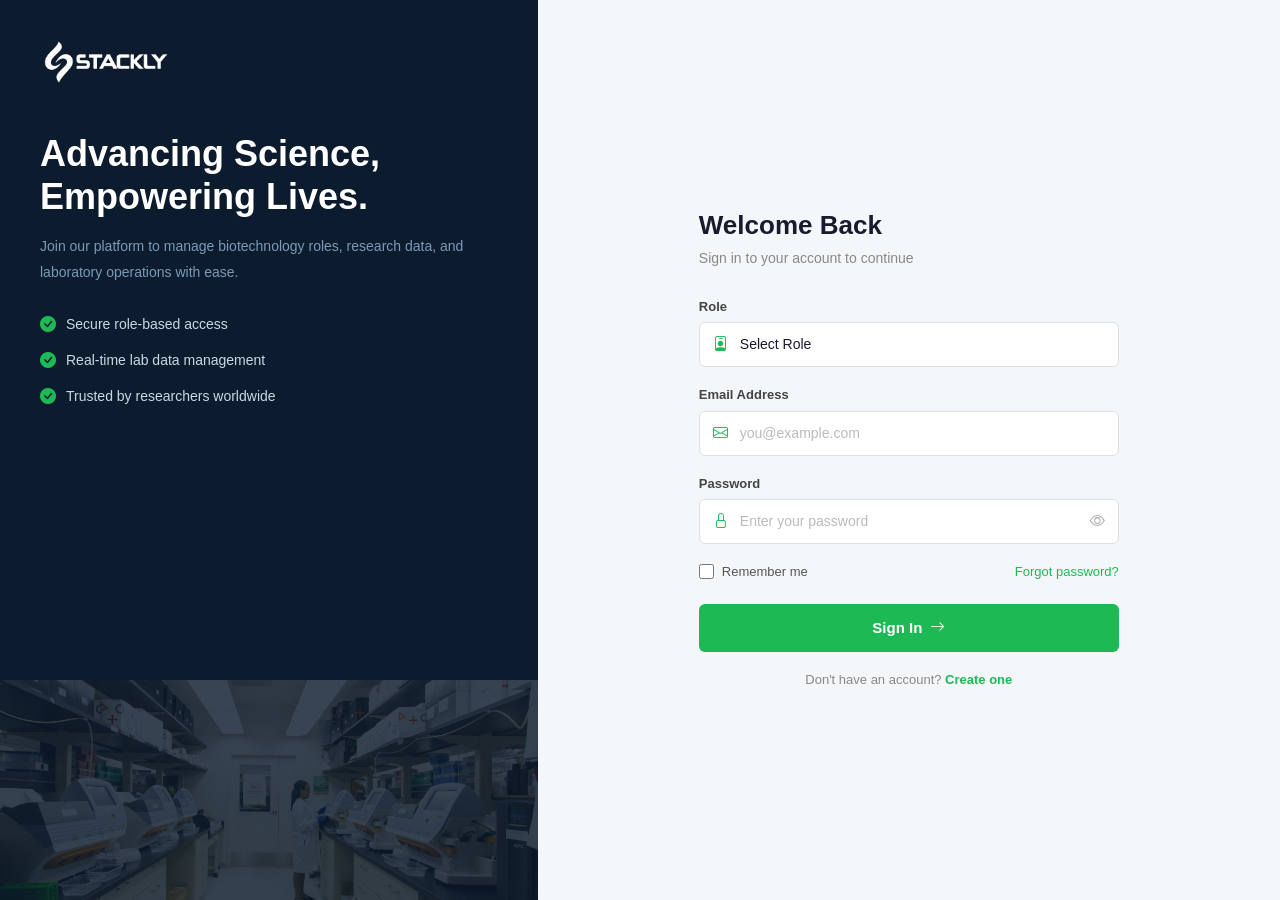
<file: index.html>
<!doctype html>
<html lang="en">
  <head>
    <meta charset="UTF-8" />
    <meta name="viewport" content="width=device-width, initial-scale=1.0" />
    <title>Bio Technology</title>

    <link
      href="https://cdn.jsdelivr.net/npm/bootstrap@5.3.3/dist/css/bootstrap.min.css"
      rel="stylesheet"
    />
    <link
      rel="stylesheet"
      href="https://cdn.jsdelivr.net/npm/bootstrap-icons@1.11.3/font/bootstrap-icons.min.css"
    />
    <link rel="stylesheet" href="css/style.css" />
    <script>
      const ref = document.referrer;
      if (
        !ref ||
        (!ref.includes("login.html") &&
          !ref.includes("register.html") &&
          !ref.includes("dashboard.html"))
      ) {
        window.location.replace("login.html");
      }
    </script>
  </head>

  <body>
    <!-- Topbar -->
    <div class="topbar">
      <div class="container-fluid">
        <div class="topbar_inner">
          <ul class="list-unstyled topbar_info">
            <li class="topbar_item">
              <i class="bi bi-geo-alt-fill topbar_icon"></i>
              <span>30 Commercial street, Chennai</span>
            </li>
            <li class="topbar_item">
              <i class="bi bi-envelope-fill topbar_icon"></i>
              <a class="topbar_link" href="mailto:biotechnology@gmail.com"
                >biotechnology@gmail.com</a
              >
            </li>
          </ul>
          <div class="topbar_right">
            <i class="bi bi-clock-fill topbar_icon"></i>
            <span>Mon - Fri 8:00 to 6:00 &nbsp;|&nbsp; Thu - Closed</span>
          </div>
        </div>
      </div>
    </div>
    <!-- Navbar -->
    <header class="main-header">
      <div class="container-fluid">
        <div class="main-header__inner">
          <!-- Logo -->
          <a href="index.html" class="main-header__logo">
            <img
              src="assets/logoStackly.webp"
              alt="Stackly Logo"
              class="main-header__logo__img"
            />
          </a>

          <!-- Nav Links -->
          <nav class="main-header__nav">
            <ul class="list-unstyled main-header__nav__list">
              <li>
                <a href="index.html" class="main-header__nav__link active"
                  >Home</a
                >
              </li>
              <li><a href="#about" class="main-header__nav__link">About</a></li>
              <li>
                <a href="#services" class="main-header__nav__link">Services</a>
              </li>
              <li><a href="#blog" class="main-header__nav__link">Blog</a></li>
              <li>
                <a href="#contact" class="main-header__nav__link">Contact</a>
              </li>
            </ul>
          </nav>

          <!-- Right Actions -->
          <div class="main-header__right">
            <a href="login.html" class="main-header__btn--outline">Login</a>
            <a href="register.html" class="main-header__btn">Register</a>
          </div>

          <!-- Mobile Toggle -->
          <button
            class="main-header__toggler"
            data-bs-toggle="collapse"
            data-bs-target="#mobileNav"
          >
            <i class="bi bi-list"></i>
          </button>
        </div>

        <!-- Mobile Nav -->
        <div class="collapse" id="mobileNav">
          <ul class="list-unstyled main-header__mobile__list">
            <li><a href="index.html">Home</a></li>
            <li><a href="#about">About</a></li>
            <li><a href="#services">Services</a></li>
            <li><a href="#testimonial">Testimonial</a></li>
            <li><a href="#contact">Contact</a></li>
            <li><a href="#blog">Blog</a></li>
            <li class="main-header__mobile__actions">
              <a href="login.html" class="main-header__btn--outline">Login</a>
              <a href="register.html" class="main-header__btn">Register</a>
            </li>
          </ul>
        </div>
      </div>
    </header>

    <!-- Hero Slider -->
    <section class="main-slider">
      <div
        id="heroCarousel"
        class="carousel slide carousel-fade"
        data-bs-ride="carousel"
        data-bs-interval="5000"
        data-bs-pause="false"
      >
        <div class="carousel-inner">
          <!-- Slide 1 -->
          <div class="carousel-item active">
            <div
              class="slider__bg"
              style="
                background-image: url(&quot;assets/photo-1579154204601-01588f351e67.webp&quot;);
              "
            >
              <div class="slider__overlay"></div>
            </div>
            <div class="container">
              <div class="slider__content">
                <h5 class="slider__sub-title">
                  High quality laboratory services
                </h5>
                <h2 class="slider__title">
                  Laboratory for Testing<br />and Medical Research
                </h2>
                <a href="register.html" class="slider__btn">Get Started</a>
              </div>
            </div>
          </div>
          <!-- Slide 2 -->
          <div class="carousel-item">
            <div
              class="slider__bg"
              style="
                background-image: url(&quot;assets/photo-1532187643603-ba119ca4109e.webp&quot;);
              "
            >
              <div class="slider__overlay"></div>
            </div>
            <div class="container">
              <div class="slider__content">
                <h5 class="slider__sub-title">Advanced science & research</h5>
                <h2 class="slider__title">
                  Innovative Solutions for<br />Modern Biotechnology
                </h2>
                <a href="register.html" class="slider__btn">Get Started</a>
              </div>
            </div>
          </div>
          <!-- Slide 3 -->
          <div class="carousel-item">
            <div
              class="slider__bg"
              style="
                background-image: url(&quot;assets/photo-1507413245164-6160d8298b31.webp&quot;);
              "
            >
              <div class="slider__overlay"></div>
            </div>
            <div class="container">
              <div class="slider__content">
                <h5 class="slider__sub-title">Trusted by professionals</h5>
                <h2 class="slider__title">
                  Empowering Research<br />with Precision & Care
                </h2>
                <a href="register.html" class="slider__btn">Get Started</a>
              </div>
            </div>
          </div>
        </div>

        <!-- Dots -->
        <div class="carousel-indicators slider__dots">
          <button
            type="button"
            data-bs-target="#heroCarousel"
            data-bs-slide-to="0"
            class="active"
          ></button>
          <button
            type="button"
            data-bs-target="#heroCarousel"
            data-bs-slide-to="1"
          ></button>
          <button
            type="button"
            data-bs-target="#heroCarousel"
            data-bs-slide-to="2"
          ></button>
        </div>
      </div>
    </section>

    <!-- About Section -->
    <section class="about">
      <div class="container">
        <div class="row align-items-center g-5">
          <!-- Left: Images -->
          <div class="col-lg-6">
            <div class="about__thumb">
              <img
                src="assets/photo-1576086213369-97a306d36557.webp"
                alt="About"
                class="about__thumb__main"
              />
              <div class="about__thumb__badge">
                <i class="bi bi-telephone-fill about__badge__icon"></i>
                <div>
                  <span class="about__badge__label">Call to anytime</span>
                  <a href="tel:+92-3080-808" class="about__badge__number"
                    >+92 3080 808</a
                  >
                </div>
              </div>
            </div>
          </div>

          <!-- Right: Content -->
          <div class="col-lg-6">
            <div class="about__content">
              <h6 class="about__tagline">About Us</h6>
              <h2 class="about__title">
                Diverse technologies with global impact
              </h2>
              <p class="about__text">
                There are many variations of passages of Lorem Ipsum available,
                but the majority have suffered alteration in some form, by
                injected humour, or randomised words which don't look even
                slightly believable.
              </p>

              <!-- Feature Cards -->
              <div class="about__features">
                <div class="about__feature">
                  <div class="about__feature__icon">
                    <i class="bi bi-droplet-fill"></i>
                  </div>
                  <div>
                    <h5 class="about__feature__title">Free home sampling</h5>
                    <p class="about__feature__text">
                      There are many passages of Lorem Ipsum available, but the
                      majority.
                    </p>
                  </div>
                </div>
                <div class="about__feature">
                  <div class="about__feature__icon">
                    <i class="bi bi-bullseye"></i>
                  </div>
                  <div>
                    <h5 class="about__feature__title">Accuracy in finding</h5>
                    <p class="about__feature__text">
                      There are many passages of Lorem Ipsum available, but the
                      majority.
                    </p>
                  </div>
                </div>
              </div>

              <!-- Checklist -->
              <ul class="list-unstyled about__list">
                <li>
                  <i class="bi bi-check-circle-fill"></i> Certified laboratory
                  professionals with years of experience
                </li>
                <li>
                  <i class="bi bi-check-circle-fill"></i> Advanced diagnostic
                  equipment for accurate testing
                </li>
                <li>
                  <i class="bi bi-check-circle-fill"></i> Fast report delivery
                  with secure online access
                </li>
              </ul>

              <a href="#" class="about__btn">Discover More</a>
            </div>
          </div>
        </div>
      </div>
    </section>

    <!-- Services Section -->
    <section class="services" id="">
      <div class="services__bg-shape">
        <img src="assets/service-shape-1-1.webp" alt="" />
      </div>
      <div class="container">
        <div class="sec-title">
          <h6 class="sec-title__tagline">
            <i class="bi bi-virus2"></i> Our Services
          </h6>
          <h2 class="sec-title__title">
            We're offering the best <br />
            services to you
          </h2>
        </div>
        <div class="row g-4">
          <div class="col-md-6 col-lg-4">
            <div class="service-card">
              <div class="service-card__icon"><i class="bi bi-cpu"></i></div>
              <h3 class="service-card__title">Artificial Intelligence</h3>
              <p class="service-card__text">
                Leveraging AI-powered diagnostics to deliver faster and more
                accurate laboratory results.
              </p>
              <a href="#" class="service-card__link"
                >Read More <i class="bi bi-arrow-right"></i
              ></a>
            </div>
          </div>
          <div class="col-md-6 col-lg-4">
            <div class="service-card">
              <div class="service-card__icon">
                <i class="bi bi-diagram-3"></i>
              </div>
              <h3 class="service-card__title">Specialized Genetic Tests</h3>
              <p class="service-card__text">
                Advanced genetic testing services to identify hereditary
                conditions and personalized treatments.
              </p>
              <a href="#" class="service-card__link"
                >Read More <i class="bi bi-arrow-right"></i
              ></a>
            </div>
          </div>
          <div class="col-md-6 col-lg-4">
            <div class="service-card">
              <div class="service-card__icon">
                <i class="bi bi-eyedropper"></i>
              </div>
              <h3 class="service-card__title">Pathology Testing</h3>
              <p class="service-card__text">
                Comprehensive pathology services with precise analysis for
                accurate disease diagnosis.
              </p>
              <a href="#" class="service-card__link"
                >Read More <i class="bi bi-arrow-right"></i
              ></a>
            </div>
          </div>
        </div>
      </div>
    </section>

    <!-- Case Studies Section -->
    <section class="case-studies">
      <div class="container">
        <div class="sec-title">
          <h6 class="sec-title__tagline">
            <i class="bi bi-journal-medical"></i> Case Studies
          </h6>
          <h2 class="sec-title__title">Our latest case studies</h2>
        </div>
        <ul class="case-studies__list list-unstyled">
          <li class="case-studies__item">
            <div class="case-studies__item__content">
              <div class="case-studies__item__thumb">
                <img
                  src="assets/case-stady-1-1.webp"
                  alt="Diagnostic Imaging"
                />
              </div>
              <div class="case-studies__item__hover">
                <h4 class="case-studies__item__title">
                  <a href="#">Diagnostic Imaging</a>
                </h4>
                <p class="case-studies__item__text">Orthopedics, Pediatric</p>
              </div>
            </div>
          </li>
          <li class="case-studies__item">
            <div class="case-studies__item__content">
              <div class="case-studies__item__thumb">
                <img src="assets/case-stady-1-2.webp" alt="Genetic Research" />
              </div>
              <div class="case-studies__item__hover">
                <h4 class="case-studies__item__title">
                  <a href="#">Genetic Research</a>
                </h4>
                <p class="case-studies__item__text">Molecular Biology, DNA</p>
              </div>
            </div>
          </li>
          <li class="case-studies__item">
            <div class="case-studies__item__content">
              <div class="case-studies__item__thumb">
                <img src="assets/case-stady-1-3.webp" alt="Lab Analysis" />
              </div>
              <div class="case-studies__item__hover">
                <h4 class="case-studies__item__title">
                  <a href="#">Lab Analysis</a>
                </h4>
                <p class="case-studies__item__text">Pathology, Microbiology</p>
              </div>
            </div>
          </li>
          <li class="case-studies__item">
            <div class="case-studies__item__content">
              <div class="case-studies__item__thumb">
                <img src="assets/case-stady-1-4.webp" alt="Clinical Trials" />
              </div>
              <div class="case-studies__item__hover">
                <h4 class="case-studies__item__title">
                  <a href="#">Clinical Trials</a>
                </h4>
                <p class="case-studies__item__text">Oncology, Immunology</p>
              </div>
            </div>
          </li>
        </ul>
      </div>
    </section>

    <!-- Blog Section -->
    <section class="blog-one">
      <div class="container">
        <div class="sec-title">
          <h6 class="sec-title__tagline">
            <i class="bi bi-newspaper"></i> Article
          </h6>
          <h2 class="sec-title__title">
            Latest news &amp; articles from <br />
            the blog posts
          </h2>
        </div>
        <div class="row g-4">
          <div class="col-md-6 col-lg-4">
            <div class="blog-card">
              <div class="blog-card__image">
                <img
                  src="assets/photo-1579154204601-01588f351e67.webp"
                  alt="Blog"
                />
                <div class="blog-card__date"><span>02</span>NOV</div>
              </div>
              <div class="blog-card__content">
                <div class="blog-card__author">
                  <div class="blog-card__author__avatar">D</div>
                  <div>
                    <h6 class="blog-card__author__name">Darrell Steward</h6>
                    <span class="blog-card__author__deg">Doctor</span>
                  </div>
                </div>
                <h3 class="blog-card__title">
                  <a href="#">Lab safety is everyone's responsibility</a>
                </h3>
                <a href="#" class="blog-card__link"
                  >Read More <i class="bi bi-arrow-right"></i
                ></a>
              </div>
            </div>
          </div>
          <div class="col-md-6 col-lg-4">
            <div class="blog-card">
              <div class="blog-card__image">
                <img
                  src="assets/photo-1532187643603-ba119ca4109e.webp"
                  alt="Blog"
                />
                <div class="blog-card__date"><span>12</span>JUN</div>
              </div>
              <div class="blog-card__content">
                <div class="blog-card__author">
                  <div class="blog-card__author__avatar">R</div>
                  <div>
                    <h6 class="blog-card__author__name">Ralph Edwards</h6>
                    <span class="blog-card__author__deg">Doctor</span>
                  </div>
                </div>
                <h3 class="blog-card__title">
                  <a href="#">Advances in genetic research methods</a>
                </h3>
                <a href="#" class="blog-card__link"
                  >Read More <i class="bi bi-arrow-right"></i
                ></a>
              </div>
            </div>
          </div>
          <div class="col-md-6 col-lg-4">
            <div class="blog-card">
              <div class="blog-card__image">
                <img
                  src="assets/photo-1576086213369-97a306d36557.webp"
                  alt="Blog"
                />
                <div class="blog-card__date"><span>03</span>AUG</div>
              </div>
              <div class="blog-card__content">
                <div class="blog-card__author">
                  <div class="blog-card__author__avatar">A</div>
                  <div>
                    <h6 class="blog-card__author__name">Albert Flores</h6>
                    <span class="blog-card__author__deg">Doctor</span>
                  </div>
                </div>
                <h3 class="blog-card__title">
                  <a href="#">Modern pathology testing techniques</a>
                </h3>
                <a href="#" class="blog-card__link"
                  >Read More <i class="bi bi-arrow-right"></i
                ></a>
              </div>
            </div>
          </div>
        </div>
      </div>
    </section>

    <!-- Footer -->
    <footer class="main-footer">
      <div class="main-footer__inner">
        <div class="container">
          <div class="row g-5">
            <div class="col-md-6 col-xl-4">
              <div class="footer-widget">
                <a href="index.html" class="footer-widget__logo">
                  <i class="bi bi-virus2"></i>
                  <span>Bio Technology</span>
                </a>
                <p class="footer-widget__text">
                  There are many variations passages of Lorem Ipsum available,
                  but the majority have suffered alteration.
                </p>
                <form
                  class="footer-widget__newsletter"
                  onsubmit="return false;"
                >
                  <input type="email" placeholder="Your email address" />
                  <button type="submit">
                    <i class="bi bi-arrow-right"></i>
                  </button>
                </form>
              </div>
            </div>

            <div class="col-md-6 col-xl-2">
              <div class="footer-widget">
                <h4 class="footer-widget__title">Links</h4>
                <ul class="list-unstyled footer-widget__links">
                  <li><a href="#about">About Us</a></li>
                  <li><a href="#services">Service</a></li>
                  <li><a href="#blog">Latest News</a></li>
                  <li><a href="#contact">Contact</a></li>
                </ul>
              </div>
            </div>

            <div class="col-md-6 col-xl-3">
              <div class="footer-widget">
                <h4 class="footer-widget__title">Contact</h4>
                <ul class="list-unstyled footer-widget__info">
                  <li>
                    <i class="bi bi-geo-alt-fill"></i> 30 Commercial street,
                    Chennai, India
                  </li>
                  <li>
                    <i class="bi bi-telephone-fill"></i>
                    <a href="tel:+923080808">(303) 555-0105</a>
                  </li>
                  <li>
                    <i class="bi bi-envelope-fill"></i>
                    <a href="mailto:biotechnology@gmail.com"
                      >biotechnology@gmail.com</a
                    >
                  </li>
                </ul>
                <div class="footer-widget__social">
                  <a href="#"><i class="bi bi-facebook"></i></a>
                  <a href="#"><i class="bi bi-twitter-x"></i></a>
                  <a href="#"><i class="bi bi-pinterest"></i></a>
                  <a href="#"><i class="bi bi-instagram"></i></a>
                </div>
              </div>
            </div>

            <div class="col-md-6 col-xl-3">
              <div class="footer-widget">
                <h4 class="footer-widget__title">Opening Hours</h4>
                <ul class="list-unstyled footer-widget__time">
                  <li>
                    <span><i class="bi bi-clock"></i> Saturday</span
                    ><span>9am - 6pm</span>
                  </li>
                  <li>
                    <span><i class="bi bi-clock"></i> Sunday</span
                    ><span>9am - 6pm</span>
                  </li>
                  <li>
                    <span><i class="bi bi-clock"></i> Monday</span
                    ><span>9am - 6pm</span>
                  </li>
                  <li>
                    <span><i class="bi bi-clock"></i> Tuesday</span
                    ><span>9am - 6pm</span>
                  </li>
                </ul>
              </div>
            </div>
          </div>
        </div>
      </div>

      <div class="main-footer__bottom">
        <div class="container">
          <p class="main-footer__copyright">
            © Copyright <span id="footerYear"></span> by Bio Technology. All
            Rights Reserved.
          </p>
        </div>
      </div>
    </footer>

    <script src="https://cdn.jsdelivr.net/npm/bootstrap@5.3.3/dist/js/bootstrap.bundle.min.js"></script>
    <script src="js/app.js"></script>
    <script>
      document.getElementById("footerYear").textContent =
        new Date().getFullYear();
    </script>
  </body>
</html>
</file>
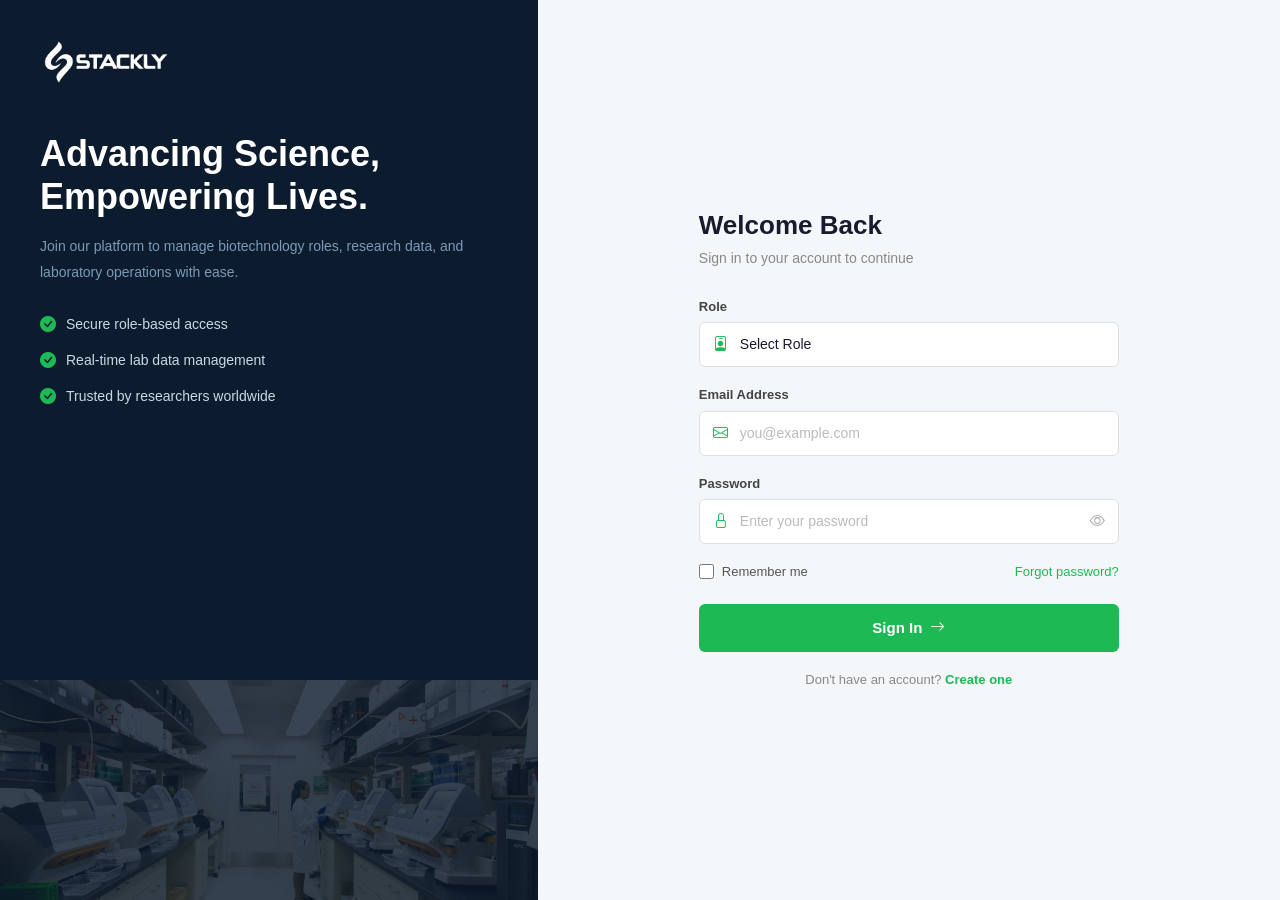
<file: dashboard.html>
<!doctype html>
<html lang="en">
  <head>
    <meta charset="UTF-8" />
    <meta name="viewport" content="width=device-width, initial-scale=1.0" />
    <title>Dashboard | Bio Technology</title>
    <link
      href="https://cdn.jsdelivr.net/npm/bootstrap@5.3.3/dist/css/bootstrap.min.css"
      rel="stylesheet"
    />
    <link
      rel="stylesheet"
      href="https://cdn.jsdelivr.net/npm/bootstrap-icons@1.11.3/font/bootstrap-icons.min.css"
    />
    <link rel="stylesheet" href="css/style.css" />
  </head>

  <body class="dash-body">
    <!-- Top Navbar -->
    <header class="dash-navbar">
      <div class="dash-navbar__left">
        <button class="dash-sidebar__toggle" id="sidebarToggle">
          <i class="bi bi-list"></i>
        </button>
        <!-- <a href="index.html" class="dash-navbar__logo">
          <i class="bi bi-virus2"></i>
          <span>Bio Technology</span>
        </a> -->
        <img
          src="assets/logoStackly.webp"
          alt="Stackly Logo"
          class="main-header__logo__img"
        />
      </div>
      <div class="dash-navbar__right">
        <div class="dash-navbar__user">
          <div class="dash-navbar__avatar" id="userAvatar">A</div>
          <div class="dash-navbar__info">
            <span class="dash-navbar__name" id="userName">User</span>
            <span class="dash-navbar__email" id="userEmail"
              >user@email.com</span
            >
          </div>
        </div>
        <button class="dash-logout" id="logoutBtn">
          <i class="bi bi-box-arrow-right"></i>
          <span>Sign Out</span>
        </button>
      </div>
    </header>

    <div class="dash-layout">
      <!-- Sidebar -->
      <aside class="dash-sidebar" id="dashSidebar">
        <div class="dash-sidebar__profile">
          <div class="dash-sidebar__avatar" id="sidebarAvatar">A</div>
          <div>
            <p class="dash-sidebar__name" id="sidebarName">User</p>
            <span class="dash-sidebar__role" id="sidebarRole">Role</span>
          </div>
        </div>

        <nav class="dash-sidebar__nav">
          <a href="#" class="dash-sidebar__link active" data-tab="overview">
            <i class="bi bi-grid-1x2-fill"></i> Overview
          </a>
          <a
            href="#"
            class="dash-sidebar__link"
            data-tab="research"
            data-admin-researcher
          >
            <i class="bi bi-eyedropper"></i> Research
          </a>
          <a
            href="#"
            class="dash-sidebar__link"
            data-tab="reports"
            data-admin-only
          >
            <i class="bi bi-file-earmark-bar-graph"></i> Reports
          </a>
          <a href="#" class="dash-sidebar__link" data-tab="analytics">
            <i class="bi bi-bar-chart-line"></i> Analytics
          </a>
          <a href="#" class="dash-sidebar__link" data-tab="settings">
            <i class="bi bi-gear"></i> Settings
          </a>
        </nav>

        <!-- <div class="dash-sidebar__footer">
          <a href="index.html" class="dash-sidebar__link">
            <i class="bi bi-house"></i> Back to Home
          </a>
        </div> -->
      </aside>

      <!-- Main Content -->
      <main class="dash-main">
        <!-- OVERVIEW TAB -->
        <div class="dash-tab" id="tab-overview">
          <div class="dash-welcome">
            <div>
              <h2 class="dash-welcome__title" id="welcomeText">
                Welcome back!
              </h2>
              <p class="dash-welcome__sub">
                Here's what's happening in your lab today.
              </p>
            </div>
            <span class="dash-welcome__badge" id="userRole">Role</span>
          </div>
          <div class="dash-stats">
            <div class="dash-stat">
              <div
                class="dash-stat__icon"
                style="background: #e8f8ef; color: #1db954"
              >
                <i class="bi bi-eyedropper"></i>
              </div>
              <div>
                <p class="dash-stat__label">Active Research</p>
                <h3 class="dash-stat__value">24</h3>
              </div>
            </div>
            <div class="dash-stat">
              <div
                class="dash-stat__icon"
                style="background: #e8f0fe; color: #4285f4"
              >
                <i class="bi bi-file-earmark-text"></i>
              </div>
              <div>
                <p class="dash-stat__label">Reports Filed</p>
                <h3 class="dash-stat__value">138</h3>
              </div>
            </div>
            <div class="dash-stat">
              <div
                class="dash-stat__icon"
                style="background: #fff3e0; color: #f57c00"
              >
                <i class="bi bi-people"></i>
              </div>
              <div>
                <p class="dash-stat__label">Team Members</p>
                <h3 class="dash-stat__value">12</h3>
              </div>
            </div>
            <div class="dash-stat">
              <div
                class="dash-stat__icon"
                style="background: #fce8e8; color: #e53935"
              >
                <i class="bi bi-clipboard2-pulse"></i>
              </div>
              <div>
                <p class="dash-stat__label">Pending Tests</p>
                <h3 class="dash-stat__value">7</h3>
              </div>
            </div>
          </div>
          <div class="dash-grid">
            <div class="dash-card">
              <h5 class="dash-card__title">
                <i class="bi bi-activity"></i> Recent Activity
              </h5>
              <ul class="dash-activity">
                <li class="dash-activity__item">
                  <div
                    class="dash-activity__dot"
                    style="background: #1db954"
                  ></div>
                  <div>
                    <p class="dash-activity__text">
                      New blood test sample submitted
                    </p>
                    <span class="dash-activity__time">2 hours ago</span>
                  </div>
                </li>
                <li class="dash-activity__item">
                  <div
                    class="dash-activity__dot"
                    style="background: #4285f4"
                  ></div>
                  <div>
                    <p class="dash-activity__text">
                      Research report #138 filed
                    </p>
                    <span class="dash-activity__time">5 hours ago</span>
                  </div>
                </li>
                <li class="dash-activity__item">
                  <div
                    class="dash-activity__dot"
                    style="background: #f57c00"
                  ></div>
                  <div>
                    <p class="dash-activity__text">New team member added</p>
                    <span class="dash-activity__time">Yesterday</span>
                  </div>
                </li>
                <li class="dash-activity__item">
                  <div
                    class="dash-activity__dot"
                    style="background: #e53935"
                  ></div>
                  <div>
                    <p class="dash-activity__text">
                      3 pending tests flagged for review
                    </p>
                    <span class="dash-activity__time">2 days ago</span>
                  </div>
                </li>
              </ul>
            </div>
            <div class="dash-card">
              <h5 class="dash-card__title">
                <i class="bi bi-person-circle"></i> Account Info
              </h5>
              <ul class="dash-info">
                <li>
                  <span class="dash-info__label">Full Name</span
                  ><span class="dash-info__value" id="infoName">—</span>
                </li>
                <li>
                  <span class="dash-info__label">Email</span
                  ><span class="dash-info__value" id="infoEmail">—</span>
                </li>
                <li>
                  <span class="dash-info__label">Role</span
                  ><span class="dash-info__value" id="infoRole">—</span>
                </li>
                <li>
                  <span class="dash-info__label">Status</span
                  ><span
                    class="dash-info__value"
                    style="color: #1db954; font-weight: 600"
                    >Active</span
                  >
                </li>
              </ul>
            </div>
          </div>
        </div>

        <!-- RESEARCH TAB -->
        <div class="dash-tab" id="tab-research" style="display: none">
          <div class="dash-welcome">
            <div>
              <h2 class="dash-welcome__title">Research Projects</h2>
              <p class="dash-welcome__sub">
                Manage and track all active research projects.
              </p>
            </div>
            <span class="dash-welcome__badge">Research</span>
          </div>
          <div class="dash-stats">
            <div class="dash-stat">
              <div
                class="dash-stat__icon"
                style="background: #e8f8ef; color: #1db954"
              >
                <i class="bi bi-eyedropper"></i>
              </div>
              <div>
                <p class="dash-stat__label">Active Projects</p>
                <h3 class="dash-stat__value">24</h3>
              </div>
            </div>
            <div class="dash-stat">
              <div
                class="dash-stat__icon"
                style="background: #e8f0fe; color: #4285f4"
              >
                <i class="bi bi-check2-circle"></i>
              </div>
              <div>
                <p class="dash-stat__label">Completed</p>
                <h3 class="dash-stat__value">61</h3>
              </div>
            </div>
            <div class="dash-stat">
              <div
                class="dash-stat__icon"
                style="background: #fff3e0; color: #f57c00"
              >
                <i class="bi bi-hourglass-split"></i>
              </div>
              <div>
                <p class="dash-stat__label">In Progress</p>
                <h3 class="dash-stat__value">9</h3>
              </div>
            </div>
            <div class="dash-stat">
              <div
                class="dash-stat__icon"
                style="background: #fce8e8; color: #e53935"
              >
                <i class="bi bi-x-circle"></i>
              </div>
              <div>
                <p class="dash-stat__label">On Hold</p>
                <h3 class="dash-stat__value">3</h3>
              </div>
            </div>
          </div>
          <div class="dash-card">
            <h5 class="dash-card__title">
              <i class="bi bi-eyedropper"></i> Research Projects
            </h5>
            <table class="table table-hover mb-0">
              <thead>
                <tr>
                  <th>Project</th>
                  <th>Lead</th>
                  <th>Status</th>
                  <th>Progress</th>
                </tr>
              </thead>
              <tbody>
                <tr>
                  <td>DNA Sequencing Study</td>
                  <td>Dr. Arjun</td>
                  <td><span class="badge bg-success">Active</span></td>
                  <td>
                    <div class="progress" style="height: 6px">
                      <div
                        class="progress-bar bg-success"
                        style="width: 72%"
                      ></div>
                    </div>
                  </td>
                </tr>
                <tr>
                  <td>Protein Folding Analysis</td>
                  <td>Dr. Meera</td>
                  <td>
                    <span class="badge bg-warning text-dark">In Progress</span>
                  </td>
                  <td>
                    <div class="progress" style="height: 6px">
                      <div
                        class="progress-bar bg-warning"
                        style="width: 45%"
                      ></div>
                    </div>
                  </td>
                </tr>
                <tr>
                  <td>Cell Culture Experiment</td>
                  <td>Dr. Ravi</td>
                  <td><span class="badge bg-success">Active</span></td>
                  <td>
                    <div class="progress" style="height: 6px">
                      <div
                        class="progress-bar bg-success"
                        style="width: 88%"
                      ></div>
                    </div>
                  </td>
                </tr>
                <tr>
                  <td>Enzyme Kinetics Research</td>
                  <td>Dr. Priya</td>
                  <td><span class="badge bg-secondary">On Hold</span></td>
                  <td>
                    <div class="progress" style="height: 6px">
                      <div
                        class="progress-bar bg-secondary"
                        style="width: 30%"
                      ></div>
                    </div>
                  </td>
                </tr>
                <tr>
                  <td>Genomic Mapping Project</td>
                  <td>Dr. Kiran</td>
                  <td><span class="badge bg-primary">Completed</span></td>
                  <td>
                    <div class="progress" style="height: 6px">
                      <div
                        class="progress-bar bg-primary"
                        style="width: 100%"
                      ></div>
                    </div>
                  </td>
                </tr>
              </tbody>
            </table>
          </div>
        </div>

        <!-- REPORTS TAB -->
        <div class="dash-tab" id="tab-reports" style="display: none">
          <div class="dash-welcome">
            <div>
              <h2 class="dash-welcome__title">Reports</h2>
              <p class="dash-welcome__sub">
                View and manage all filed laboratory reports.
              </p>
            </div>
            <span class="dash-welcome__badge">Reports</span>
          </div>
          <div class="dash-stats">
            <div class="dash-stat">
              <div
                class="dash-stat__icon"
                style="background: #e8f8ef; color: #1db954"
              >
                <i class="bi bi-file-earmark-check"></i>
              </div>
              <div>
                <p class="dash-stat__label">Total Reports</p>
                <h3 class="dash-stat__value">138</h3>
              </div>
            </div>
            <div class="dash-stat">
              <div
                class="dash-stat__icon"
                style="background: #e8f0fe; color: #4285f4"
              >
                <i class="bi bi-file-earmark-text"></i>
              </div>
              <div>
                <p class="dash-stat__label">This Month</p>
                <h3 class="dash-stat__value">22</h3>
              </div>
            </div>
            <div class="dash-stat">
              <div
                class="dash-stat__icon"
                style="background: #fff3e0; color: #f57c00"
              >
                <i class="bi bi-clock-history"></i>
              </div>
              <div>
                <p class="dash-stat__label">Pending Review</p>
                <h3 class="dash-stat__value">5</h3>
              </div>
            </div>
            <div class="dash-stat">
              <div
                class="dash-stat__icon"
                style="background: #fce8e8; color: #e53935"
              >
                <i class="bi bi-file-earmark-x"></i>
              </div>
              <div>
                <p class="dash-stat__label">Rejected</p>
                <h3 class="dash-stat__value">2</h3>
              </div>
            </div>
          </div>
          <div class="dash-card">
            <h5 class="dash-card__title">
              <i class="bi bi-file-earmark-bar-graph"></i> Recent Reports
            </h5>
            <table class="table table-hover mb-0">
              <thead>
                <tr>
                  <th>#</th>
                  <th>Title</th>
                  <th>Submitted By</th>
                  <th>Date</th>
                  <th>Status</th>
                </tr>
              </thead>
              <tbody>
                <tr>
                  <td>138</td>
                  <td>Blood Sample Analysis Q2</td>
                  <td>Dr. Arjun</td>
                  <td>12 Jul 2025</td>
                  <td><span class="badge bg-success">Approved</span></td>
                </tr>
                <tr>
                  <td>137</td>
                  <td>Enzyme Activity Report</td>
                  <td>Dr. Meera</td>
                  <td>10 Jul 2025</td>
                  <td>
                    <span class="badge bg-warning text-dark">Pending</span>
                  </td>
                </tr>
                <tr>
                  <td>136</td>
                  <td>Cell Viability Study</td>
                  <td>Dr. Ravi</td>
                  <td>08 Jul 2025</td>
                  <td><span class="badge bg-success">Approved</span></td>
                </tr>
                <tr>
                  <td>135</td>
                  <td>Genomic Sequencing Results</td>
                  <td>Dr. Priya</td>
                  <td>05 Jul 2025</td>
                  <td><span class="badge bg-danger">Rejected</span></td>
                </tr>
                <tr>
                  <td>134</td>
                  <td>Protein Structure Analysis</td>
                  <td>Dr. Kiran</td>
                  <td>01 Jul 2025</td>
                  <td><span class="badge bg-success">Approved</span></td>
                </tr>
              </tbody>
            </table>
          </div>
        </div>

        <!-- ANALYTICS TAB -->
        <div class="dash-tab" id="tab-analytics" style="display: none">
          <div class="dash-welcome">
            <div>
              <h2 class="dash-welcome__title">Analytics</h2>
              <p class="dash-welcome__sub">
                Insights and performance metrics for your lab.
              </p>
            </div>
            <span class="dash-welcome__badge">Analytics</span>
          </div>
          <div class="dash-stats">
            <div class="dash-stat">
              <div
                class="dash-stat__icon"
                style="background: #e8f8ef; color: #1db954"
              >
                <i class="bi bi-graph-up-arrow"></i>
              </div>
              <div>
                <p class="dash-stat__label">Success Rate</p>
                <h3 class="dash-stat__value">94%</h3>
              </div>
            </div>
            <div class="dash-stat">
              <div
                class="dash-stat__icon"
                style="background: #e8f0fe; color: #4285f4"
              >
                <i class="bi bi-bar-chart-line"></i>
              </div>
              <div>
                <p class="dash-stat__label">Tests Run</p>
                <h3 class="dash-stat__value">512</h3>
              </div>
            </div>
            <div class="dash-stat">
              <div
                class="dash-stat__icon"
                style="background: #fff3e0; color: #f57c00"
              >
                <i class="bi bi-clock"></i>
              </div>
              <div>
                <p class="dash-stat__label">Avg. Turnaround</p>
                <h3 class="dash-stat__value">3.2d</h3>
              </div>
            </div>
            <div class="dash-stat">
              <div
                class="dash-stat__icon"
                style="background: #fce8e8; color: #e53935"
              >
                <i class="bi bi-exclamation-triangle"></i>
              </div>
              <div>
                <p class="dash-stat__label">Anomalies</p>
                <h3 class="dash-stat__value">11</h3>
              </div>
            </div>
          </div>
          <div class="dash-grid">
            <div class="dash-card">
              <h5 class="dash-card__title">
                <i class="bi bi-bar-chart-line"></i> Monthly Tests
              </h5>
              <table class="table mb-0">
                <thead>
                  <tr>
                    <th>Month</th>
                    <th>Tests</th>
                    <th>Passed</th>
                    <th>Failed</th>
                  </tr>
                </thead>
                <tbody>
                  <tr>
                    <td>April</td>
                    <td>98</td>
                    <td>91</td>
                    <td>7</td>
                  </tr>
                  <tr>
                    <td>May</td>
                    <td>112</td>
                    <td>106</td>
                    <td>6</td>
                  </tr>
                  <tr>
                    <td>June</td>
                    <td>134</td>
                    <td>128</td>
                    <td>6</td>
                  </tr>
                  <tr>
                    <td>July</td>
                    <td>168</td>
                    <td>159</td>
                    <td>9</td>
                  </tr>
                </tbody>
              </table>
            </div>
            <div class="dash-card">
              <h5 class="dash-card__title">
                <i class="bi bi-pie-chart"></i> Research by Category
              </h5>
              <ul class="dash-info">
                <li>
                  <span class="dash-info__label">Genomics</span
                  ><span class="dash-info__value">38%</span>
                </li>
                <li>
                  <span class="dash-info__label">Proteomics</span
                  ><span class="dash-info__value">24%</span>
                </li>
                <li>
                  <span class="dash-info__label">Cell Biology</span
                  ><span class="dash-info__value">21%</span>
                </li>
                <li>
                  <span class="dash-info__label">Biochemistry</span
                  ><span class="dash-info__value">17%</span>
                </li>
              </ul>
            </div>
          </div>
        </div>

        <!-- SETTINGS TAB -->
        <div class="dash-tab" id="tab-settings" style="display: none">
          <div class="dash-welcome">
            <div>
              <h2 class="dash-welcome__title">Settings</h2>
              <p class="dash-welcome__sub">Manage your account preferences.</p>
            </div>
            <span class="dash-welcome__badge">Settings</span>
          </div>
          <div class="dash-grid">
            <div class="dash-card">
              <h5 class="dash-card__title">
                <i class="bi bi-person-circle"></i> Profile
              </h5>
              <ul class="dash-info">
                <li>
                  <span class="dash-info__label">Full Name</span
                  ><span class="dash-info__value" id="settingsName">—</span>
                </li>
                <li>
                  <span class="dash-info__label">Email</span
                  ><span class="dash-info__value" id="settingsEmail">—</span>
                </li>
                <li>
                  <span class="dash-info__label">Role</span
                  ><span class="dash-info__value" id="settingsRole">—</span>
                </li>
                <li>
                  <span class="dash-info__label">Member Since</span
                  ><span class="dash-info__value">July 2025</span>
                </li>
              </ul>
            </div>
            <div class="dash-card">
              <h5 class="dash-card__title">
                <i class="bi bi-shield-lock"></i> Security
              </h5>
              <ul class="dash-info">
                <li>
                  <span class="dash-info__label">Password</span
                  ><span class="dash-info__value">••••••••</span>
                </li>
                <li>
                  <span class="dash-info__label">Two-Factor Auth</span
                  ><span class="dash-info__value" style="color: #f57c00"
                    >Disabled</span
                  >
                </li>
                <li>
                  <span class="dash-info__label">Last Login</span
                  ><span class="dash-info__value">Today</span>
                </li>
                <li>
                  <span class="dash-info__label">Session</span
                  ><span class="dash-info__value" style="color: #1db954"
                    >Active</span
                  >
                </li>
              </ul>
            </div>
            <div class="dash-card">
              <h5 class="dash-card__title">
                <i class="bi bi-bell"></i> Notifications
              </h5>
              <ul class="dash-info">
                <li>
                  <span class="dash-info__label">Email Alerts</span
                  ><span class="dash-info__value" style="color: #1db954"
                    >Enabled</span
                  >
                </li>
                <li>
                  <span class="dash-info__label">Report Updates</span
                  ><span class="dash-info__value" style="color: #1db954"
                    >Enabled</span
                  >
                </li>
                <li>
                  <span class="dash-info__label">Research Alerts</span
                  ><span class="dash-info__value" style="color: #f57c00"
                    >Disabled</span
                  >
                </li>
                <li>
                  <span class="dash-info__label">System Notices</span
                  ><span class="dash-info__value" style="color: #1db954"
                    >Enabled</span
                  >
                </li>
              </ul>
            </div>
            <div class="dash-card">
              <h5 class="dash-card__title">
                <i class="bi bi-palette"></i> Preferences
              </h5>
              <ul class="dash-info">
                <li>
                  <span class="dash-info__label">Language</span
                  ><span class="dash-info__value">English</span>
                </li>
                <li>
                  <span class="dash-info__label">Timezone</span
                  ><span class="dash-info__value">Asia/Kolkata</span>
                </li>
                <li>
                  <span class="dash-info__label">Date Format</span
                  ><span class="dash-info__value">DD/MM/YYYY</span>
                </li>
                <li>
                  <span class="dash-info__label">Theme</span
                  ><span class="dash-info__value">Light</span>
                </li>
              </ul>
            </div>
          </div>
        </div>
      </main>
    </div>

    <script src="https://cdn.jsdelivr.net/npm/bootstrap@5.3.3/dist/js/bootstrap.bundle.min.js"></script>
    <script src="js/dashboard.js"></script>
    <script>
      document
        .getElementById("sidebarToggle")
        .addEventListener("click", function () {
          document
            .getElementById("dashSidebar")
            .classList.toggle("dash-sidebar--open");
        });
    </script>
  </body>
</html>
</file>
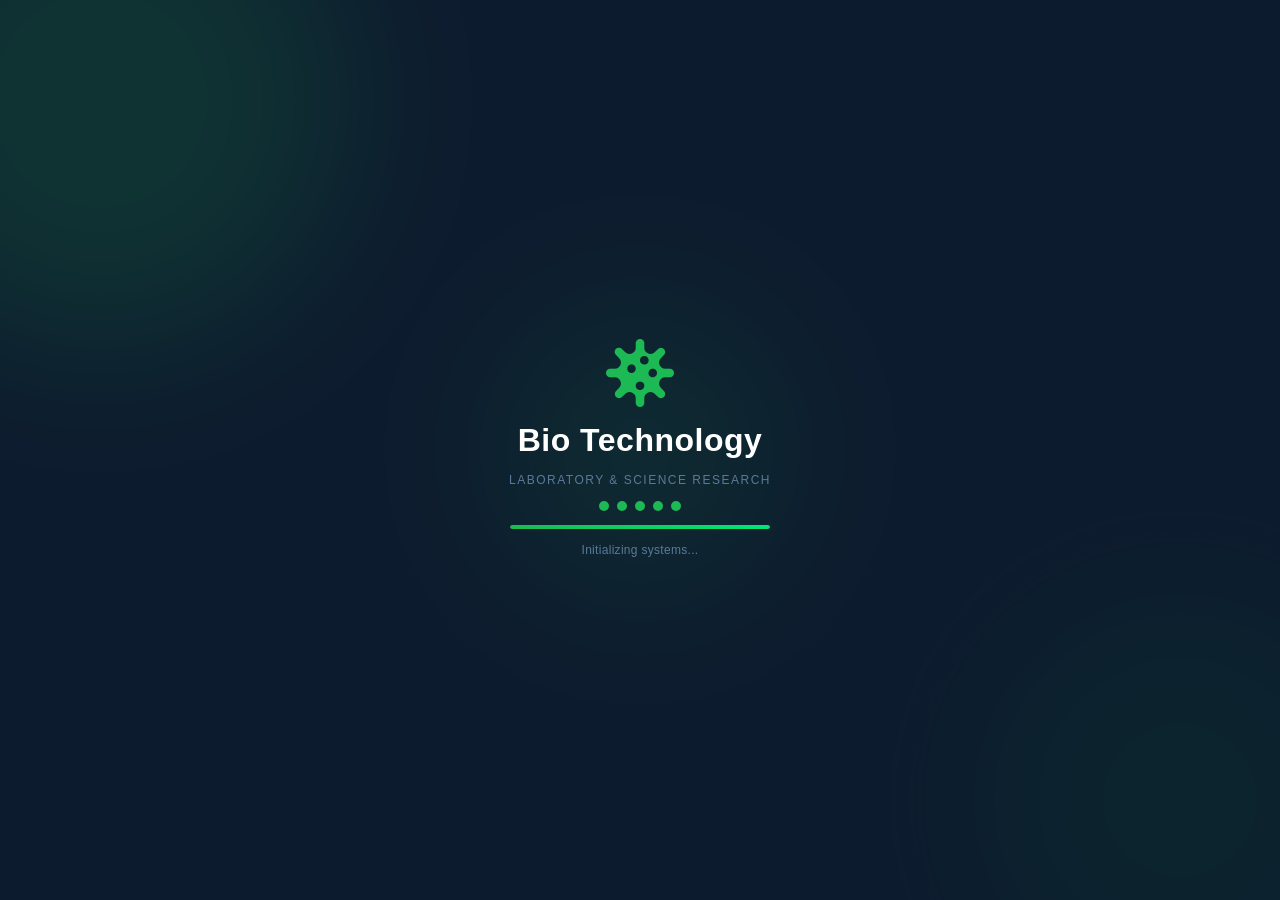
<file: loader.html>
<!doctype html>
<html lang="en">
  <head>
    <meta charset="UTF-8" />
    <meta name="viewport" content="width=device-width, initial-scale=1.0" />
    <title>Bio Technology</title>
    <link
      rel="stylesheet"
      href="https://cdn.jsdelivr.net/npm/bootstrap-icons@1.11.3/font/bootstrap-icons.min.css"
    />
    <style>
      * {
        margin: 0;
        padding: 0;
        box-sizing: border-box;
      }

      body {
        background: #0d1b2e;
        min-height: 100vh;
        overflow: hidden;
        font-family: Arial, sans-serif;
      }

      .loader-wrap {
        min-height: 100vh;
        display: flex;
        align-items: center;
        justify-content: center;
        position: relative;
        overflow: hidden;
        opacity: 1;
        transition: opacity 0.5s ease;
      }
      .loader-wrap.out {
        opacity: 0;
      }

      .blob {
        position: absolute;
        border-radius: 50%;
        filter: blur(80px);
        pointer-events: none;
      }
      .blob-1 {
        width: 500px;
        height: 500px;
        background: #1db954;
        opacity: 0.15;
        top: -150px;
        left: -150px;
      }
      .blob-2 {
        width: 400px;
        height: 400px;
        background: #0a5c2e;
        opacity: 0.15;
        bottom: -100px;
        right: -100px;
      }
      .blob-3 {
        width: 300px;
        height: 300px;
        background: #1db954;
        opacity: 0.1;
        top: 50%;
        left: 50%;
        transform: translate(-50%, -50%);
      }

      .loader-content {
        position: relative;
        z-index: 1;
        display: flex;
        flex-direction: column;
        align-items: center;
        gap: 14px;
        text-align: center;
        padding: 20px;
      }

      .loader-icon {
        font-size: 68px;
        color: #1db954;
        line-height: 1;
        animation: iconSpin 3s ease-in-out infinite;
      }
      @keyframes iconSpin {
        0%,
        100% {
          transform: rotate(0deg) scale(1);
        }
        50% {
          transform: rotate(180deg) scale(1.1);
        }
      }

      .loader-brand {
        font-size: 32px;
        font-weight: 800;
        color: #fff;
        letter-spacing: 0.5px;
      }

      .loader-sub {
        font-size: 12px;
        color: #5a7a9a;
        letter-spacing: 1.5px;
        text-transform: uppercase;
      }

      .dots {
        display: flex;
        gap: 8px;
        align-items: center;
      }
      .dot {
        width: 10px;
        height: 10px;
        border-radius: 50%;
        background: #1db954;
        animation: bounce 1.2s ease-in-out infinite;
      }
      .dot:nth-child(1) {
        animation-delay: 0s;
      }
      .dot:nth-child(2) {
        animation-delay: 0.2s;
      }
      .dot:nth-child(3) {
        animation-delay: 0.4s;
      }
      .dot:nth-child(4) {
        animation-delay: 0.6s;
      }
      .dot:nth-child(5) {
        animation-delay: 0.8s;
      }
      @keyframes bounce {
        0%,
        80%,
        100% {
          transform: scale(0.6);
          opacity: 0.4;
        }
        40% {
          transform: scale(1.3);
          opacity: 1;
        }
      }

      .progress-track {
        width: 260px;
        height: 4px;
        background: rgba(255, 255, 255, 0.1);
        border-radius: 10px;
        overflow: hidden;
      }

      /* Pure CSS animation — no JS transition needed */
      .progress-fill {
        height: 100%;
        width: 100%;
        background: linear-gradient(90deg, #1db954, #00e676);
        border-radius: 10px;
        transform-origin: left center;
        animation: fillBar 3s linear forwards;
      }
      @keyframes fillBar {
        from {
          transform: scaleX(0);
        }
        to {
          transform: scaleX(1);
        }
      }

      .loader-status {
        font-size: 12px;
        color: #5a7a9a;
        letter-spacing: 0.3px;
        min-height: 18px;
      }
    </style>
  </head>
  <body>
    <div class="loader-wrap" id="loaderWrap">
      <div class="blob blob-1"></div>
      <div class="blob blob-2"></div>
      <div class="blob blob-3"></div>

      <div class="loader-content">
        <div class="loader-icon"><i class="bi bi-virus2"></i></div>
        <div class="loader-brand">Bio Technology</div>
        <div class="loader-sub">Laboratory &amp; Science Research</div>

        <div class="dots">
          <div class="dot"></div>
          <div class="dot"></div>
          <div class="dot"></div>
          <div class="dot"></div>
          <div class="dot"></div>
        </div>

        <div class="progress-track">
          <div class="progress-fill"></div>
        </div>

        <div class="loader-status" id="loaderStatus">
          Initializing systems...
        </div>
      </div>
    </div>

    <script>
      const messages = [
        "Initializing systems...",
        "Loading lab data...",
        "Preparing dashboard...",
      ];
      let i = 0;
      const status = document.getElementById("loaderStatus");

      const msgInterval = setInterval(function () {
        i = (i + 1) % messages.length;
        status.textContent = messages[i];
      }, 1000);

      setTimeout(function () {
        clearInterval(msgInterval);
        document.getElementById("loaderWrap").classList.add("out");
        setTimeout(function () {
          sessionStorage.setItem("loaderDone", "1");
          var target = sessionStorage.getItem("loaderTarget") || "index.html";
          if (target === "index.html" || target === "") {
            sessionStorage.setItem("indexLoaderDone", "1");
          }
          window.location.href = target;
        }, 500);
      }, 3000);
    </script>
  </body>
</html>
</file>
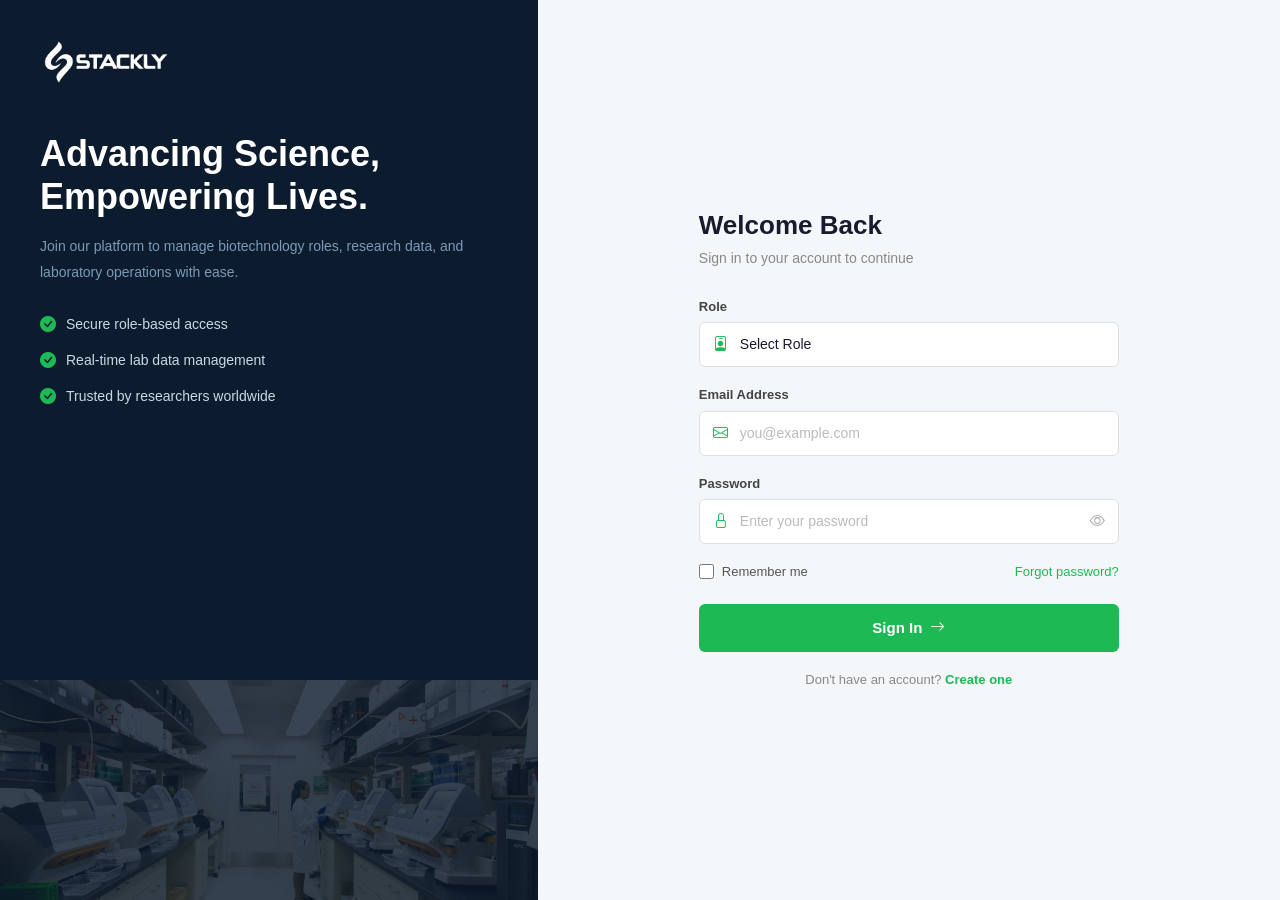
<file: login.html>
<!doctype html>
<html lang="en">
  <head>
    <meta charset="UTF-8" />
    <meta name="viewport" content="width=device-width, initial-scale=1.0" />
    <title>Login | Bio Technology</title>
    <link
      href="https://cdn.jsdelivr.net/npm/bootstrap@5.3.3/dist/css/bootstrap.min.css"
      rel="stylesheet"
    />
    <link
      rel="stylesheet"
      href="https://cdn.jsdelivr.net/npm/bootstrap-icons@1.11.3/font/bootstrap-icons.min.css"
    />
    <link rel="stylesheet" href="css/style.css" />
  </head>

  <body class="auth-page">
    <div class="auth-wrapper">
      <!-- Left Panel -->
      <div class="auth-panel">
        <a href="" class="auth-panel__logo">
          <!-- <i class="bi bi-virus2"></i>
          <div>
            <span class="auth-panel__name">Bio Technology</span>
            <span class="auth-panel__sub"
              >Laboratory &amp; Science Research</span
            >
          </div> -->
          <img
            src="assets/logoStackly.webp"
            alt="Stackly Logo"
            class="main-header__logo__img"
          />
        </a>
        <div class="auth-panel__body">
          <h2 class="auth-panel__title">
            Advancing Science,<br />Empowering Lives.
          </h2>
          <p class="auth-panel__text">
            Join our platform to manage biotechnology roles, research data, and
            laboratory operations with ease.
          </p>
          <ul class="auth-panel__list">
            <li>
              <i class="bi bi-check-circle-fill"></i> Secure role-based access
            </li>
            <li>
              <i class="bi bi-check-circle-fill"></i> Real-time lab data
              management
            </li>
            <li>
              <i class="bi bi-check-circle-fill"></i> Trusted by researchers
              worldwide
            </li>
          </ul>
        </div>
        <div class="auth-panel__img">
          <img src="assets/photo-1579154204601-01588f351e67.webp" alt="Lab" />
        </div>
      </div>

      <!-- Right: Form -->
      <div class="auth-form-wrap">
        <div class="auth-form">
          <!-- <a href="index.html" class="auth-form__back"
            ><i class="bi bi-arrow-left"></i> Back to Home</a
          > -->
          <div class="auth-form__header">
            <h3 class="auth-form__title">Welcome Back</h3>
            <p class="auth-form__sub">Sign in to your account to continue</p>
          </div>

          <form id="loginForm">
            <div class="auth-field">
              <label>Role</label>
              <div class="auth-field__input-wrap">
                <i class="bi bi-person-badge"></i>
                <select id="loginRole" required>
                  <option value="">Select Role</option>
                  <option>Admin</option>
                  <option>Researcher</option>
                  <option>Student</option>
                </select>
              </div>
            </div>

            <div class="auth-field">
              <label>Email Address</label>
              <div class="auth-field__input-wrap">
                <i class="bi bi-envelope"></i>
                <input
                  type="email"
                  id="loginEmail"
                  placeholder="you@example.com"
                  required
                />
              </div>
            </div>

            <div class="auth-field">
              <label>Password</label>
              <div class="auth-field__input-wrap">
                <i class="bi bi-lock"></i>
                <input
                  type="password"
                  id="loginPassword"
                  placeholder="Enter your password"
                  required
                />
                <i
                  class="bi bi-eye auth-field__eye"
                  data-target="loginPassword"
                ></i>
              </div>
            </div>

            <div class="auth-form__row">
              <label class="auth-check">
                <input type="checkbox" id="rememberMe" />
                <span>Remember me</span>
              </label>
              <a href="404.html" class="auth-form__forgot">Forgot password?</a>
            </div>

            <button type="submit" class="auth-btn">
              Sign In <i class="bi bi-arrow-right"></i>
            </button>

            <p class="auth-form__switch">
              Don't have an account? <a href="register.html">Create one</a>
            </p>
          </form>
        </div>
      </div>
    </div>

    <script src="https://cdn.jsdelivr.net/npm/bootstrap@5.3.3/dist/js/bootstrap.bundle.min.js"></script>
    <script src="js/auth.js"></script>
  </body>
</html>
</file>
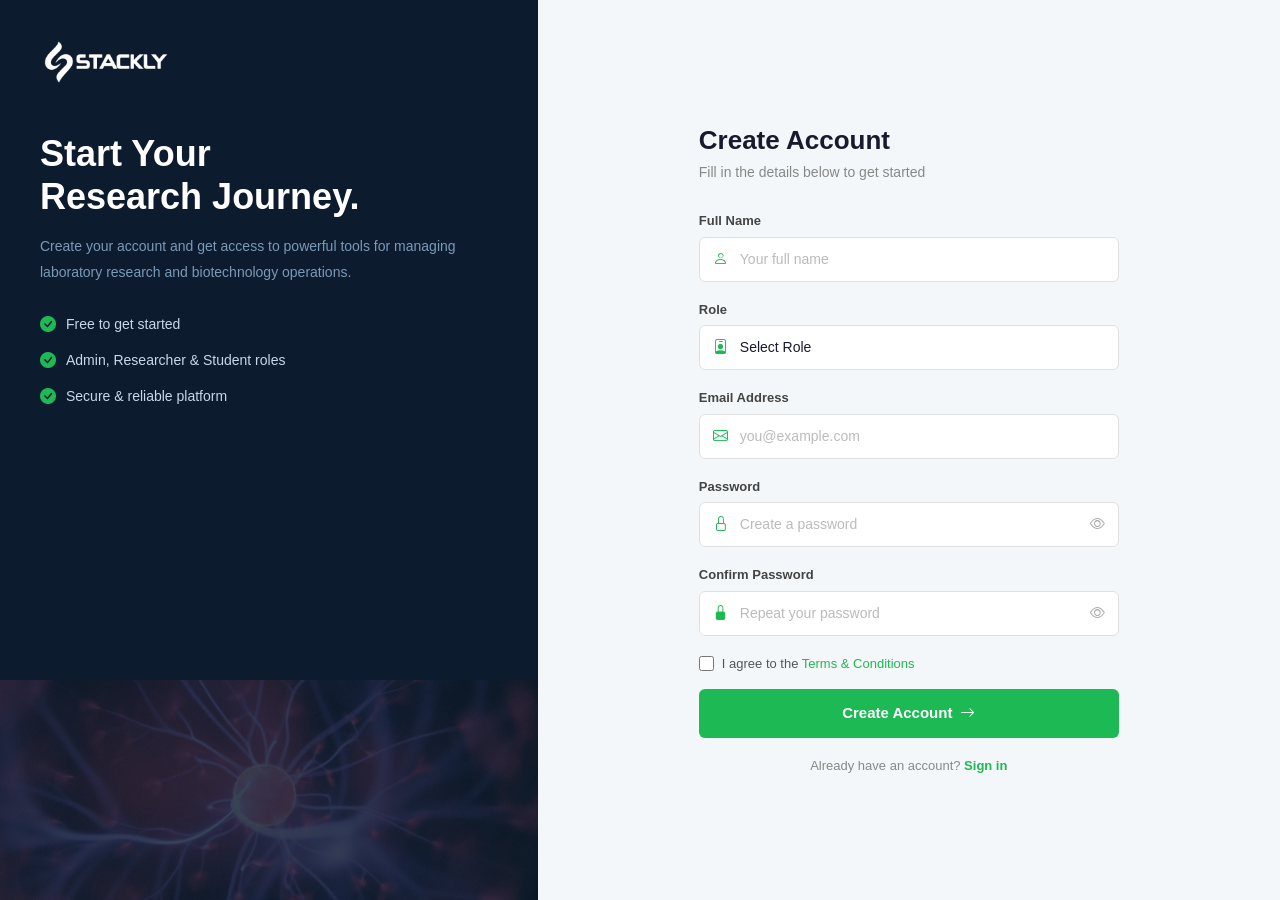
<file: register.html>
<!doctype html>
<html lang="en">
  <head>
    <meta charset="UTF-8" />
    <meta name="viewport" content="width=device-width, initial-scale=1.0" />
    <title>Register | Bio Technology</title>
    <link
      href="https://cdn.jsdelivr.net/npm/bootstrap@5.3.3/dist/css/bootstrap.min.css"
      rel="stylesheet"
    />
    <link
      rel="stylesheet"
      href="https://cdn.jsdelivr.net/npm/bootstrap-icons@1.11.3/font/bootstrap-icons.min.css"
    />
    <link rel="stylesheet" href="css/style.css" />
  </head>

  <body class="auth-page">
    <div class="auth-wrapper">
      <!-- Left Panel -->
      <div class="auth-panel">
        <a href="" class="auth-panel__logo">
          <!-- <i class="bi bi-virus2"></i>
          <div>
            <span class="auth-panel__name">Bio Technology</span>
            <span class="auth-panel__sub"
              >Laboratory &amp; Science Research</span
            >
          </div> -->
          <img
            src="assets/logoStackly.webp"
            alt="Stackly Logo"
            class="main-header__logo__img"
          />
        </a>
        <div class="auth-panel__body">
          <h2 class="auth-panel__title">Start Your<br />Research Journey.</h2>
          <p class="auth-panel__text">
            Create your account and get access to powerful tools for managing
            laboratory research and biotechnology operations.
          </p>
          <ul class="auth-panel__list">
            <li><i class="bi bi-check-circle-fill"></i> Free to get started</li>
            <li>
              <i class="bi bi-check-circle-fill"></i> Admin, Researcher &
              Student roles
            </li>
            <li>
              <i class="bi bi-check-circle-fill"></i> Secure & reliable platform
            </li>
          </ul>
        </div>
        <div class="auth-panel__img">
          <img src="assets/photo-1507413245164-6160d8298b31.webp" alt="Lab" />
        </div>
      </div>

      <!-- Right: Form -->
      <div class="auth-form-wrap">
        <div class="auth-form">
          <!-- <a href="index.html" class="auth-form__back"
            ><i class="bi bi-arrow-left"></i> Back to Home</a
          > -->
          <div class="auth-form__header">
            <h3 class="auth-form__title">Create Account</h3>
            <p class="auth-form__sub">
              Fill in the details below to get started
            </p>
          </div>

          <form id="registerForm">
            <div class="auth-field">
              <label>Full Name</label>
              <div class="auth-field__input-wrap">
                <i class="bi bi-person"></i>
                <input
                  type="text"
                  id="name"
                  placeholder="Your full name"
                  required
                />
              </div>
            </div>

            <div class="auth-field">
              <label>Role</label>
              <div class="auth-field__input-wrap">
                <i class="bi bi-person-badge"></i>
                <select id="role" required>
                  <option value="">Select Role</option>
                  <option>Admin</option>
                  <option>Researcher</option>
                  <option>Student</option>
                </select>
              </div>
            </div>

            <div class="auth-field">
              <label>Email Address</label>
              <div class="auth-field__input-wrap">
                <i class="bi bi-envelope"></i>
                <input
                  type="email"
                  id="email"
                  placeholder="you@example.com"
                  required
                />
              </div>
            </div>

            <div class="auth-field">
              <label>Password</label>
              <div class="auth-field__input-wrap">
                <i class="bi bi-lock"></i>
                <input
                  type="password"
                  id="password"
                  placeholder="Create a password"
                  required
                />
                <i class="bi bi-eye auth-field__eye" data-target="password"></i>
              </div>
            </div>

            <div class="auth-field">
              <label>Confirm Password</label>
              <div class="auth-field__input-wrap">
                <i class="bi bi-lock-fill"></i>
                <input
                  type="password"
                  id="confirmPassword"
                  placeholder="Repeat your password"
                  required
                />
                <i
                  class="bi bi-eye auth-field__eye"
                  data-target="confirmPassword"
                ></i>
              </div>
              <span
                id="passwordError"
                style="
                  display: none;
                  color: #e53935;
                  font-size: 12px;
                  margin-top: 4px;
                "
                >Passwords do not match</span
              >
            </div>

            <label class="auth-check mb-3">
              <input type="checkbox" required />
              <span
                >I agree to the
                <a href="404.html">Terms &amp; Conditions</a></span
              >
            </label>

            <button type="submit" class="auth-btn">
              Create Account <i class="bi bi-arrow-right"></i>
            </button>

            <p class="auth-form__switch">
              Already have an account? <a href="login.html">Sign in</a>
            </p>
          </form>
        </div>
      </div>
    </div>

    <script src="https://cdn.jsdelivr.net/npm/bootstrap@5.3.3/dist/js/bootstrap.bundle.min.js"></script>
    <script src="js/auth.js"></script>
  </body>
</html>
</file>
<file: css/style.css>
body {
  font-family: Arial, sans-serif;
  overflow-x: hidden;
}

html {
  overflow-x: hidden;
}

/* Topbar */
.topbar {
  background-color: #0d1b2e;
  padding: 10px 0;
  font-size: 13px;
  color: #e0e6ed;
}

.topbar_inner {
  display: flex;
  align-items: center;
  justify-content: space-between;
}

.topbar_info {
  display: flex;
  align-items: center;
  gap: 30px;
  margin: 0;
}

.topbar_item {
  display: flex;
  align-items: center;
  gap: 8px;
}

.topbar_item span,
.topbar_right span {
  color: #97a5b7;
  font-size: 13px;
}

.topbar_icon {
  font-size: 15px;
  color: #00e676;
}

.topbar_link {
  color: #97a5b7;
  text-decoration: none;
}

.topbar_link:hover {
  color: #00e676;
}

.topbar_right {
  display: flex;
  align-items: center;
  gap: 8px;
}

/* Main Header / Navbar */
.main-header {
  background: #fff;
  border-bottom: 1px solid #e8e8e8;
  position: sticky;
  top: 0;
  z-index: 999;
}

.main-header__inner {
  display: flex;
  align-items: center;
  justify-content: space-between;
  padding: 14px 0;
  gap: 20px;
}

.main-header__nav {
  flex: 1;
  display: flex;
  justify-content: center;
}

.main-header__logo {
  display: flex;
  align-items: center;
  gap: 10px;
  text-decoration: none;
  color: #1a1a2e;
  flex-shrink: 0;
}

.main-header__logo__icon {
  font-size: 38px;
  color: #1db954;
}

.main-header__logo__img {
  height: 44px;
  width: auto;
  object-fit: contain;
}

.main-header__logo__name {
  display: block;
  font-size: 20px;
  font-weight: 700;
  color: #1a1a2e;
  line-height: 1.1;
}

.main-header__logo__sub {
  display: block;
  font-size: 10px;
  color: #888;
  letter-spacing: 0.3px;
}

.main-header__nav__list {
  display: flex;
  align-items: center;
  gap: 32px;
  margin: 0;
}

.main-header__nav__link {
  text-decoration: none;
  color: #3a3a3a;
  font-size: 15px;
  font-weight: 600;
  transition: color 0.2s;
}

.main-header__nav__link:hover,
.main-header__nav__link.active {
  color: #1db954;
}

.main-header__right {
  display: flex;
  align-items: center;
  gap: 12px;
  flex-shrink: 0;
}

.main-header__btn {
  background: #1db954;
  color: #fff;
  font-weight: 600;
  font-size: 14px;
  padding: 9px 20px;
  border-radius: 4px;
  text-decoration: none;
  transition: background 0.2s;
  white-space: nowrap;
}

.main-header__btn:hover {
  background: #17a348;
  color: #fff;
}

.main-header__btn--outline {
  background: transparent;
  color: #1a1a2e;
  font-weight: 600;
  font-size: 14px;
  padding: 9px 20px;
  border-radius: 4px;
  border: 1.5px solid #d0d0d0;
  text-decoration: none;
  transition: all 0.2s;
  white-space: nowrap;
}

.main-header__btn--outline:hover {
  border-color: #1db954;
  color: #1db954;
}

.main-header__actions {
  display: flex;
  align-items: center;
  gap: 14px;
  border-left: 1px solid #e0e0e0;
  padding-left: 14px;
}

.main-header__action {
  color: #3a3a3a;
  font-size: 18px;
  text-decoration: none;
  transition: color 0.2s;
}

.main-header__action:hover {
  color: #1db954;
}

.main-header__toggler {
  display: none;
  background: none;
  border: none;
  font-size: 26px;
  color: #1a1a2e;
  cursor: pointer;
}

.main-header__mobile__list {
  padding: 12px 0;
  margin: 0;
  border-top: 1px solid #e8e8e8;
}

.main-header__mobile__list li a {
  display: block;
  padding: 10px 16px;
  color: #3a3a3a;
  text-decoration: none;
  font-size: 15px;
}

.main-header__mobile__list li a:hover {
  color: #1db954;
}

@media (max-width: 991px) {
  .main-header__nav {
    display: none;
  }
  .main-header__right {
    display: none;
  }
  .main-header__toggler {
    display: block;
  }
}

@media (max-width: 576px) {
  .topbar_inner {
    flex-direction: column;
    align-items: flex-start;
    gap: 6px;
  }
  .topbar_info {
    flex-direction: column;
    gap: 6px;
    width: 100%;
  }
  .topbar_item {
    width: 100%;
  }
}

.main-header__mobile__actions {
  display: flex;
  gap: 10px;
  padding: 10px 16px 14px;
}

.hero-section {
  height: 90vh;
  background:
    linear-gradient(rgba(0, 0, 0, 0.5), rgba(0, 0, 0, 0.5)),
    url("https://images.unsplash.com/photo-1532187643603-ba119ca4109e?q=80&w=2070");
  background-size: cover;
  background-position: center;
}

/* Main Slider */
.main-slider .carousel-item {
  height: 90vh;
  position: relative;
}

.slider__bg {
  position: absolute;
  inset: 0;
  background-size: cover;
  background-position: center;
  background-repeat: no-repeat;
}

.slider__overlay {
  position: absolute;
  inset: 0;
  background: linear-gradient(
    to right,
    rgba(2, 25, 54, 0.82) 40%,
    rgba(2, 25, 54, 0.3)
  );
}

.main-slider .container {
  position: relative;
  z-index: 2;
  height: 90vh;
  display: flex;
  align-items: center;
}

.slider__content {
  max-width: 600px;
}

.slider__sub-title {
  color: #1db954;
  font-size: 16px;
  font-weight: 600;
  letter-spacing: 1px;
  text-transform: uppercase;
  margin-bottom: 16px;
}

.slider__title {
  color: #fff;
  font-size: 52px;
  font-weight: 800;
  line-height: 1.15;
  margin-bottom: 32px;
}

.slider__btn {
  display: inline-block;
  background: #1db954;
  color: #fff;
  font-size: 15px;
  font-weight: 600;
  padding: 14px 36px;
  border-radius: 4px;
  text-decoration: none;
  transition: background 0.2s;
}

.slider__btn:hover {
  background: #17a348;
  color: #fff;
}

.slider__dots {
  bottom: 28px;
}

.slider__dots button {
  width: 10px;
  height: 10px;
  border-radius: 50%;
  background: rgba(255, 255, 255, 0.5);
  border: none;
  opacity: 1;
  transition: background 0.2s;
}

.slider__dots button.active {
  background: #1db954;
  width: 28px;
  border-radius: 10px;
}

@media (max-width: 768px) {
  .main-slider .carousel-item,
  .main-slider .container {
    height: 70vh;
  }
  .slider__title {
    font-size: 32px;
  }
  .slider__sub-title {
    font-size: 13px;
  }
}

@media (max-width: 576px) {
  .main-slider .carousel-item,
  .main-slider .container {
    height: 60vh;
  }
  .slider__title {
    font-size: 26px;
  }
}

/* About Section */
.about {
  padding: 100px 0;
  background: #fff;
}

.about__thumb {
  position: relative;
  display: inline-block;
  width: 100%;
}

.about__thumb__main {
  width: 100%;
  border-radius: 12px;
  object-fit: cover;
  height: 480px;
}

.about__thumb__badge {
  position: absolute;
  bottom: 30px;
  left: -20px;
  background: #fff;
  border-radius: 10px;
  padding: 16px 20px;
  display: flex;
  align-items: center;
  gap: 14px;
  box-shadow: 0 8px 30px rgba(0, 0, 0, 0.12);
}

.about__badge__icon {
  font-size: 28px;
  color: #1db954;
  background: #e8f8ef;
  padding: 3px 10px;
  border-radius: 50%;
}

.about__badge__label {
  display: block;
  font-size: 12px;
  color: #888;
}

.about__badge__number {
  display: block;
  font-size: 16px;
  font-weight: 700;
  color: #1a1a2e;
  text-decoration: none;
}

.about__badge__number:hover {
  color: #1db954;
}

.about__tagline {
  color: #1db954;
  font-size: 14px;
  font-weight: 600;
  text-transform: uppercase;
  letter-spacing: 1px;
  margin-bottom: 12px;
}

.about__title {
  font-size: 38px;
  font-weight: 800;
  color: #1a1a2e;
  line-height: 1.2;
  margin-bottom: 18px;
}

.about__text {
  color: #666;
  font-size: 15px;
  line-height: 1.8;
  margin-bottom: 28px;
}

.about__features {
  display: flex;
  gap: 24px;
  margin-bottom: 28px;
}

.about__feature {
  display: flex;
  align-items: flex-start;
  gap: 14px;
  flex: 1;
}

.about__feature__icon {
  font-size: 26px;
  color: #1db954;
  background: #e8f8ef;
  padding: 12px 20px;
  border-radius: 8px;
  flex-shrink: 0;
}

.about__feature__title {
  font-size: 16px;
  font-weight: 700;
  color: #1a1a2e;
  margin-bottom: 6px;
}

.about__feature__text {
  font-size: 13px;
  color: #888;
  margin: 0;
}

.about__list {
  margin-bottom: 32px;
}

.about__list li {
  font-size: 14px;
  color: #444;
  margin-bottom: 10px;
  display: flex;
  align-items: center;
  gap: 10px;
}

.about__list li i {
  color: #1db954;
  font-size: 16px;
  flex-shrink: 0;
}

.about__btn {
  display: inline-block;
  background: #1db954;
  color: #fff;
  font-size: 15px;
  font-weight: 600;
  padding: 13px 34px;
  border-radius: 4px;
  text-decoration: none;
  transition: background 0.2s;
}

.about__btn:hover {
  background: #17a348;
  color: #fff;
}

@media (max-width: 991px) {
  .about__thumb__badge {
    left: 0;
  }
  .about__features {
    flex-direction: column;
    gap: 16px;
  }
}

@media (max-width: 768px) {
  .about {
    padding: 60px 0;
  }
  .about__title {
    font-size: 28px;
  }
  .about__thumb__main {
    height: 300px;
  }
}

.auth-bg {
  background: #f4f7f9;
}

/* Auth Pages */
.auth-page {
  margin: 0;
  padding: 0;
  height: 100vh;
  overflow: hidden;
}

.auth-wrapper {
  display: flex;
  height: 100vh;
}

/* Left Panel */
.auth-panel {
  width: 42%;
  background: #0d1b2e;
  display: flex;
  flex-direction: column;
  padding: 40px;
  position: relative;
  overflow: hidden;
  flex-shrink: 0;
}

.auth-panel__logo {
  display: flex;
  align-items: center;
  gap: 10px;
  text-decoration: none;
  color: #fff;
  margin-bottom: 48px;
}

.auth-panel__logo i {
  font-size: 36px;
  color: #1db954;
}

.auth-panel__name {
  display: block;
  font-size: 18px;
  font-weight: 700;
  color: #fff;
  line-height: 1.1;
}

.auth-panel__sub {
  display: block;
  font-size: 10px;
  color: #5a7a9a;
}

.auth-panel__body {
  flex: 1;
  z-index: 2;
  position: relative;
}

.auth-panel__title {
  font-size: 36px;
  font-weight: 800;
  color: #fff;
  line-height: 1.2;
  margin-bottom: 16px;
}

.auth-panel__text {
  color: #7a9ab8;
  font-size: 14px;
  line-height: 1.8;
  margin-bottom: 28px;
}

.auth-panel__list {
  list-style: none;
  padding: 0;
  margin: 0;
}

.auth-panel__list li {
  color: #c8d8e8;
  font-size: 14px;
  margin-bottom: 12px;
  display: flex;
  align-items: center;
  gap: 10px;
}

.auth-panel__list li i {
  color: #1db954;
  font-size: 16px;
}

.auth-panel__img {
  position: absolute;
  bottom: 0;
  left: 0;
  right: 0;
  height: 220px;
  z-index: 1;
}

.auth-panel__img img {
  width: 100%;
  height: 100%;
  object-fit: cover;
  opacity: 0.18;
}

/* Right Form */
.auth-form-wrap {
  flex: 1;
  background: #f4f7f9;
  display: flex;
  align-items: center;
  justify-content: center;
  overflow-y: auto;
  padding: 40px 20px;
}

.auth-form {
  width: 100%;
  max-width: 420px;
}

.auth-form__back {
  display: inline-flex;
  align-items: center;
  gap: 6px;
  color: #666;
  font-size: 13px;
  text-decoration: none;
  margin-bottom: 10px;
  transition: color 0.2s;
}

.auth-form__back:hover {
  color: #1db954;
}

.auth-form__header {
  margin-bottom: 28px;
}

.auth-form__title {
  font-size: 26px;
  font-weight: 800;
  color: #1a1a2e;
  margin-bottom: 6px;
}

.auth-form__sub {
  color: #888;
  font-size: 14px;
  margin: 0;
}

/* Fields */
.auth-field {
  margin-bottom: 18px;
}

.auth-field label {
  display: block;
  font-size: 13px;
  font-weight: 600;
  color: #444;
  margin-bottom: 6px;
}

.auth-field__input-wrap {
  position: relative;
  display: flex;
  align-items: center;
}

.auth-field__input-wrap i {
  position: absolute;
  left: 14px;
  color: #1db954;
  font-size: 15px;
  pointer-events: none;
}

.auth-field__input-wrap input,
.auth-field__input-wrap select {
  width: 100%;
  padding: 11px 14px 11px 40px;
  border: 1.5px solid #e0e0e0;
  border-radius: 6px;
  font-size: 14px;
  color: #1a1a2e;
  background: #fff;
  outline: none;
  transition: border-color 0.2s;
  appearance: none;
}

.auth-field__input-wrap input:focus,
.auth-field__input-wrap select:focus {
  border-color: #1db954;
}

.auth-field__input-wrap input::placeholder {
  color: #bbb;
}

.auth-form__row {
  display: flex;
  align-items: center;
  justify-content: space-between;
  margin-bottom: 22px;
}

.auth-check {
  display: flex;
  align-items: center;
  gap: 8px;
  font-size: 13px;
  color: #555;
  cursor: pointer;
}

.auth-check input {
  accent-color: #1db954;
  width: 15px;
  height: 15px;
}

.auth-check a {
  color: #1db954;
  text-decoration: none;
}

.auth-form__forgot {
  font-size: 13px;
  color: #1db954;
  text-decoration: none;
}

.auth-form__forgot:hover {
  text-decoration: underline;
}

.auth-btn {
  width: 100%;
  background: #1db954;
  color: #fff;
  border: none;
  padding: 13px;
  border-radius: 6px;
  font-size: 15px;
  font-weight: 700;
  cursor: pointer;
  transition: background 0.2s;
  display: flex;
  align-items: center;
  justify-content: center;
  gap: 8px;
  margin-bottom: 18px;
}

.auth-btn:hover {
  background: #17a348;
}

.auth-form__switch {
  text-align: center;
  font-size: 13px;
  color: #888;
  margin: 0;
}

.auth-form__switch a {
  color: #1db954;
  font-weight: 600;
  text-decoration: none;
}

.auth-form__switch a:hover {
  text-decoration: underline;
}

@media (max-width: 768px) {
  .auth-page {
    overflow: auto;
    height: auto;
  }
  .auth-wrapper {
    flex-direction: column;
    height: auto;
  }
  .auth-form-wrap {
    order: -1;
  }
  .auth-panel {
    width: 100%;
    padding: 30px 24px;
    min-height: auto;
  }
  .auth-panel__img {
    display: none;
  }
  .auth-panel__title {
    font-size: 26px;
  }
  .auth-form-wrap {
    padding: 30px 20px;
  }
}

.sidebar {
  width: 250px;
  min-height: 100vh;
  background: #198754;
}

.sidebar-link {
  display: block;
  color: white;
  text-decoration: none;
  padding: 12px;
  border-radius: 6px;
  margin-bottom: 10px;
  transition: 0.3s;
}

.sidebar-link:hover {
  background: white;
  color: #198754;
}

.content {
  width: 100%;
  background: #f5f5f5;
  min-height: 100vh;
}

.card {
  border-radius: 14px;
}

@media (max-width: 768px) {
  .sidebar {
    width: 100px;
  }

  .sidebar-link {
    font-size: 14px;
    padding: 10px;
  }
}

/* ===== DASHBOARD ===== */
.dash-body {
  background: #f0f4f8;
  min-height: 100vh;
  margin: 0;
}

/* Navbar */
.dash-navbar {
  background: #0d1b2e;
  height: 64px;
  display: flex;
  align-items: center;
  justify-content: space-between;
  padding: 0 24px;
  position: fixed;
  top: 0;
  left: 0;
  right: 0;
  z-index: 100;
  box-shadow: 0 2px 12px rgba(0, 0, 0, 0.2);
}

.dash-layout {
  display: flex;
  min-height: calc(100vh - 64px);
  margin-top: 64px;
}

.dash-navbar__left {
  display: flex;
  align-items: center;
  gap: 16px;
}

.dash-navbar__logo {
  display: flex;
  align-items: center;
  gap: 8px;
  text-decoration: none;
  color: #fff;
  font-size: 17px;
  font-weight: 700;
}

.dash-navbar__logo i {
  font-size: 24px;
  color: #1db954;
}

.dash-sidebar__toggle {
  background: none;
  border: none;
  color: #fff;
  font-size: 22px;
  cursor: pointer;
  display: none;
  padding: 0;
}

.dash-navbar__right {
  display: flex;
  align-items: center;
  gap: 16px;
}

.dash-navbar__user {
  display: flex;
  align-items: center;
  gap: 10px;
}

.dash-navbar__avatar {
  width: 36px;
  height: 36px;
  border-radius: 50%;
  background: #1db954;
  color: #fff;
  font-weight: 700;
  font-size: 15px;
  display: flex;
  align-items: center;
  justify-content: center;
  flex-shrink: 0;
}

.dash-navbar__name {
  display: block;
  color: #fff;
  font-size: 13px;
  font-weight: 600;
  line-height: 1.2;
}

.dash-navbar__email {
  display: block;
  color: #5a7a9a;
  font-size: 11px;
}

.dash-logout {
  background: rgba(255, 255, 255, 0.08);
  border: 1px solid rgba(255, 255, 255, 0.15);
  color: #fff;
  padding: 7px 14px;
  border-radius: 6px;
  font-size: 13px;
  font-weight: 600;
  cursor: pointer;
  display: flex;
  align-items: center;
  gap: 6px;
  transition: background 0.2s;
}

.dash-logout:hover {
  background: #e53935;
  border-color: #e53935;
}

/* Sidebar */
.dash-sidebar {
  width: 240px;
  background: #0d1b2e;
  display: flex;
  flex-direction: column;
  flex-shrink: 0;
  transition: transform 0.3s;
}

.dash-sidebar__profile {
  display: flex;
  align-items: center;
  gap: 12px;
  padding: 24px 20px 16px;
  border-bottom: 1px solid rgba(255, 255, 255, 0.07);
}

.dash-sidebar__avatar {
  width: 42px;
  height: 42px;
  border-radius: 50%;
  background: #1db954;
  color: #fff;
  font-weight: 700;
  font-size: 17px;
  display: flex;
  align-items: center;
  justify-content: center;
  flex-shrink: 0;
}

.dash-sidebar__name {
  color: #fff;
  font-size: 14px;
  font-weight: 600;
  margin: 0 0 2px;
}

.dash-sidebar__role {
  background: rgba(29, 185, 84, 0.15);
  color: #1db954;
  font-size: 11px;
  font-weight: 600;
  padding: 2px 8px;
  border-radius: 20px;
}

.dash-sidebar__nav {
  flex: 1;
  padding: 16px 12px;
  display: flex;
  flex-direction: column;
  gap: 4px;
}

.dash-sidebar__link {
  display: flex;
  align-items: center;
  gap: 10px;
  padding: 11px 14px;
  border-radius: 8px;
  color: #7a9ab8;
  text-decoration: none;
  font-size: 14px;
  font-weight: 500;
  transition: all 0.2s;
}

.dash-sidebar__link i {
  font-size: 16px;
}

.dash-sidebar__link:hover,
.dash-sidebar__link.active {
  background: rgba(29, 185, 84, 0.12);
  color: #1db954;
}

.dash-sidebar__footer {
  padding: 12px;
  border-top: 1px solid rgba(255, 255, 255, 0.07);
}

/* Main */
.dash-main {
  flex: 1;
  padding: 28px;
  overflow-y: auto;
}

/* Welcome Banner */
.dash-welcome {
  background: linear-gradient(135deg, #0d1b2e 0%, #1a3a5c 100%);
  border-radius: 12px;
  padding: 28px 32px;
  display: flex;
  align-items: center;
  justify-content: space-between;
  margin-bottom: 24px;
}

.dash-welcome__title {
  color: #fff;
  font-size: 24px;
  font-weight: 800;
  margin-bottom: 4px;
}

.dash-welcome__sub {
  color: #7a9ab8;
  font-size: 14px;
  margin: 0;
}

.dash-welcome__badge {
  background: rgba(29, 185, 84, 0.15);
  color: #1db954;
  border: 1px solid rgba(29, 185, 84, 0.3);
  font-size: 13px;
  font-weight: 700;
  padding: 8px 20px;
  border-radius: 20px;
  text-transform: uppercase;
  letter-spacing: 0.5px;
}

/* Stat Cards */
.dash-stats {
  display: grid;
  grid-template-columns: repeat(4, 1fr);
  gap: 16px;
  margin-bottom: 24px;
}

.dash-stat {
  background: #fff;
  border-radius: 12px;
  padding: 20px;
  display: flex;
  align-items: center;
  gap: 16px;
  box-shadow: 0 2px 8px rgba(0, 0, 0, 0.06);
  transition:
    transform 0.2s,
    box-shadow 0.2s;
  cursor: default;
}

.dash-stat:hover {
  transform: translateY(-4px);
  box-shadow: 0 12px 28px rgba(0, 0, 0, 0.12);
}

.dash-stat__icon {
  width: 50px;
  height: 50px;
  border-radius: 10px;
  display: flex;
  align-items: center;
  justify-content: center;
  font-size: 22px;
  flex-shrink: 0;
}

.dash-stat__label {
  color: #888;
  font-size: 12px;
  margin: 0 0 4px;
}

.dash-stat__value {
  color: #1a1a2e;
  font-size: 26px;
  font-weight: 800;
  margin: 0;
}

/* Bottom Grid */
.dash-grid {
  display: grid;
  grid-template-columns: 1fr 1fr;
  gap: 16px;
}

.dash-card {
  background: #fff;
  border-radius: 12px;
  padding: 24px;
  box-shadow: 0 2px 8px rgba(0, 0, 0, 0.06);
  transition:
    transform 0.2s,
    box-shadow 0.2s;
}

.dash-card:hover {
  transform: translateY(-4px);
  box-shadow: 0 12px 28px rgba(0, 0, 0, 0.12);
}

.dash-card__title {
  font-size: 15px;
  font-weight: 700;
  color: #1a1a2e;
  margin-bottom: 20px;
  display: flex;
  align-items: center;
  gap: 8px;
}

.dash-card__title i {
  color: #1db954;
}

/* Activity */
.dash-activity {
  list-style: none;
  padding: 0;
  margin: 0;
  display: flex;
  flex-direction: column;
  gap: 16px;
}

.dash-activity__item {
  display: flex;
  align-items: flex-start;
  gap: 12px;
}

.dash-activity__dot {
  width: 10px;
  height: 10px;
  border-radius: 50%;
  margin-top: 5px;
  flex-shrink: 0;
}

.dash-activity__text {
  font-size: 13px;
  color: #333;
  margin: 0 0 2px;
  font-weight: 500;
}

.dash-activity__time {
  font-size: 11px;
  color: #aaa;
}

/* Info List */
.dash-info {
  list-style: none;
  padding: 0;
  margin: 0;
  display: flex;
  flex-direction: column;
  gap: 14px;
}

.dash-info li {
  display: flex;
  justify-content: space-between;
  align-items: center;
  padding-bottom: 14px;
  border-bottom: 1px solid #f0f0f0;
}

.dash-info li:last-child {
  border-bottom: none;
  padding-bottom: 0;
}

.dash-info__label {
  font-size: 13px;
  color: #888;
}

.dash-info__value {
  font-size: 13px;
  font-weight: 600;
  color: #1a1a2e;
}

/* Dashboard Responsive */
@media (max-width: 1024px) {
  .dash-stats {
    grid-template-columns: repeat(2, 1fr);
  }
}

@media (max-width: 768px) {
  .dash-sidebar__toggle {
    display: block;
  }
  .dash-sidebar {
    position: fixed;
    top: 64px;
    left: 0;
    bottom: 0;
    z-index: 200;
    transform: translateX(-100%);
  }
  .dash-sidebar--open {
    transform: translateX(0);
  }
  .dash-main {
    padding: 16px;
  }
  .dash-welcome {
    flex-direction: column;
    align-items: flex-start;
    gap: 12px;
    padding: 20px;
  }
  .dash-welcome__title {
    font-size: 20px;
  }
  .dash-grid {
    grid-template-columns: 1fr;
  }
  .dash-navbar__info {
    display: none;
  }
}

@media (max-width: 480px) {
  .dash-stats {
    grid-template-columns: 1fr;
  }
  .dash-logout span {
    display: none;
  }
  .dash-sidebar {
    width: 100%;
  }
}

/* ===== 404 PAGE ===== */
.notfound-page {
  background: #0d1b2e;
  min-height: 100vh;
  margin: 0;
  overflow: hidden;
  position: relative;
}

.notfound-particles {
  position: fixed;
  inset: 0;
  pointer-events: none;
  z-index: 0;
}

.notfound-particles span {
  position: absolute;
  display: block;
  border-radius: 50%;
  background: rgba(29, 185, 84, 0.08);
  animation: floatUp 8s infinite ease-in-out;
}

.notfound-particles span:nth-child(1) {
  width: 300px;
  height: 300px;
  top: 10%;
  left: 5%;
  animation-delay: 0s;
}
.notfound-particles span:nth-child(2) {
  width: 200px;
  height: 200px;
  top: 60%;
  left: 80%;
  animation-delay: 2s;
}
.notfound-particles span:nth-child(3) {
  width: 150px;
  height: 150px;
  top: 30%;
  left: 60%;
  animation-delay: 4s;
}
.notfound-particles span:nth-child(4) {
  width: 100px;
  height: 100px;
  top: 70%;
  left: 20%;
  animation-delay: 1s;
}
.notfound-particles span:nth-child(5) {
  width: 250px;
  height: 250px;
  top: 5%;
  left: 40%;
  animation-delay: 3s;
}
.notfound-particles span:nth-child(6) {
  width: 80px;
  height: 80px;
  top: 85%;
  left: 55%;
  animation-delay: 5s;
}

@keyframes floatUp {
  0%,
  100% {
    transform: translateY(0) scale(1);
    opacity: 0.5;
  }
  50% {
    transform: translateY(-30px) scale(1.05);
    opacity: 1;
  }
}

.notfound-wrap {
  position: relative;
  z-index: 1;
  min-height: 100vh;
  display: flex;
  flex-direction: column;
  align-items: center;
  justify-content: center;
  padding: 40px 20px;
}

.notfound-logo {
  display: flex;
  align-items: center;
  gap: 10px;
  text-decoration: none;
  color: #fff;
  font-size: 18px;
  font-weight: 700;
  position: absolute;
  top: 32px;
  left: 40px;
}

.notfound-logo i {
  font-size: 28px;
  color: #1db954;
}

.notfound-content {
  text-align: center;
  max-width: 520px;
}

.notfound-icon {
  font-size: 56px;
  color: #1db954;
  margin-bottom: 8px;
  animation: pulse 2s infinite;
}

@keyframes pulse {
  0%,
  100% {
    transform: scale(1);
  }
  50% {
    transform: scale(1.1);
  }
}

.notfound-code {
  font-size: 120px;
  font-weight: 900;
  color: transparent;
  -webkit-text-stroke: 2px #1db954;
  line-height: 1;
  margin-bottom: 8px;
}

.notfound-title {
  font-size: 28px;
  font-weight: 800;
  color: #fff;
  margin-bottom: 14px;
}

.notfound-text {
  color: #7a9ab8;
  font-size: 15px;
  line-height: 1.7;
  margin-bottom: 32px;
}

.notfound-actions {
  display: flex;
  gap: 14px;
  justify-content: center;
  flex-wrap: wrap;
}

.notfound-btn {
  display: inline-flex;
  align-items: center;
  gap: 8px;
  padding: 13px 28px;
  border-radius: 6px;
  font-size: 14px;
  font-weight: 700;
  text-decoration: none;
  transition: all 0.2s;
}

.notfound-btn--primary {
  background: #1db954;
  color: #fff;
}

.notfound-btn--primary:hover {
  background: #17a348;
  color: #fff;
}

.notfound-btn--outline {
  background: transparent;
  color: #fff;
  border: 1.5px solid rgba(255, 255, 255, 0.25);
}

.notfound-btn--outline:hover {
  border-color: #1db954;
  color: #1db954;
}

.notfound-strip {
  position: fixed;
  bottom: 0;
  left: 0;
  right: 0;
  height: 160px;
  z-index: 0;
  pointer-events: none;
}

.notfound-strip img {
  width: 100%;
  height: 100%;
  object-fit: cover;
  opacity: 0.08;
}

/* ===== LOADER PAGE ===== */
.loader-page {
  margin: 0;
  padding: 0;
  overflow: hidden;
}

.loader-wrap {
  background: #0d1b2e;
  min-height: 100vh;
  display: flex;
  align-items: center;
  justify-content: center;
  position: relative;
  overflow: hidden;
  transition: opacity 0.5s ease;
}

.loader-wrap--out {
  opacity: 0;
}

/* Background blobs */
.loader-blob {
  position: absolute;
  border-radius: 50%;
  filter: blur(80px);
  opacity: 0.18;
  animation: blobPulse 6s ease-in-out infinite;
}

.loader-blob--1 {
  width: 500px;
  height: 500px;
  background: #1db954;
  top: -150px;
  left: -150px;
  animation-delay: 0s;
}

.loader-blob--2 {
  width: 400px;
  height: 400px;
  background: #0a5c2e;
  bottom: -100px;
  right: -100px;
  animation-delay: 2s;
}

.loader-blob--3 {
  width: 300px;
  height: 300px;
  background: #1db954;
  top: 50%;
  left: 50%;
  transform: translate(-50%, -50%);
  animation-delay: 4s;
}

@keyframes blobPulse {
  0%,
  100% {
    transform: scale(1);
    opacity: 0.18;
  }
  50% {
    transform: scale(1.15);
    opacity: 0.28;
  }
}

.loader-blob--3 {
  animation: blobPulse3 6s ease-in-out infinite;
}

@keyframes blobPulse3 {
  0%,
  100% {
    transform: translate(-50%, -50%) scale(1);
    opacity: 0.18;
  }
  50% {
    transform: translate(-50%, -50%) scale(1.15);
    opacity: 0.28;
  }
}

/* Center content */
.loader-content {
  position: relative;
  z-index: 1;
  display: flex;
  flex-direction: column;
  align-items: center;
  gap: 12px;
  text-align: center;
  padding: 20px;
}

.loader-icon {
  font-size: 64px;
  color: #1db954;
  animation: iconSpin 3s ease-in-out infinite;
  line-height: 1;
}

@keyframes iconSpin {
  0%,
  100% {
    transform: rotate(0deg) scale(1);
  }
  50% {
    transform: rotate(180deg) scale(1.1);
  }
}

.loader-brand {
  font-size: 32px;
  font-weight: 800;
  color: #fff;
  margin: 0;
  letter-spacing: 0.5px;
}

.loader-sub {
  font-size: 13px;
  color: #5a7a9a;
  margin: 0;
  letter-spacing: 1px;
  text-transform: uppercase;
}

/* Dot spinner */
.loader-spinner {
  display: flex;
  align-items: center;
  gap: 8px;
  margin-top: 8px;
}

.loader-spinner__dot {
  width: 10px;
  height: 10px;
  border-radius: 50%;
  background: #1db954;
  animation: dotBounce 1.2s ease-in-out infinite;
}

.loader-spinner__dot:nth-child(1) {
  animation-delay: 0s;
}
.loader-spinner__dot:nth-child(2) {
  animation-delay: 0.2s;
}
.loader-spinner__dot:nth-child(3) {
  animation-delay: 0.4s;
}
.loader-spinner__dot:nth-child(4) {
  animation-delay: 0.6s;
}
.loader-spinner__dot:nth-child(5) {
  animation-delay: 0.8s;
}

@keyframes dotBounce {
  0%,
  80%,
  100% {
    transform: scale(0.6);
    opacity: 0.4;
  }
  40% {
    transform: scale(1.2);
    opacity: 1;
  }
}

/* Progress bar */
.loader-progress {
  width: 260px;
  height: 4px;
  background: rgba(255, 255, 255, 0.1);
  border-radius: 10px;
  overflow: hidden;
  margin-top: 8px;
}

.loader-progress__bar {
  height: 100%;
  width: 0%;
  background: linear-gradient(90deg, #1db954, #00e676);
  border-radius: 10px;
}

.loader-status {
  font-size: 12px;
  color: #5a7a9a;
  margin: 0;
  min-height: 18px;
  letter-spacing: 0.3px;
}

/* ===== FOOTER ===== */
.main-footer {
  background: #0d1b2e;
  color: #97a5b7;
  font-size: 14px;
  overflow: hidden;
}

.main-footer__inner {
  padding: 70px 0 40px;
}

.footer-widget__logo {
  display: flex;
  align-items: center;
  gap: 10px;
  text-decoration: none;
  color: #fff;
  font-size: 20px;
  font-weight: 700;
  margin-bottom: 20px;
}

.footer-widget__logo i {
  font-size: 32px;
  color: #1db954;
}

.footer-widget__text {
  color: #97a5b7;
  line-height: 1.8;
  margin-bottom: 24px;
}

.footer-widget__newsletter {
  display: flex;
  border: 1px solid rgba(255, 255, 255, 0.1);
  border-radius: 6px;
  overflow: hidden;
}

.footer-widget__newsletter input {
  flex: 1;
  background: transparent;
  border: none;
  outline: none;
  padding: 10px 14px;
  color: #fff;
  font-size: 13px;
}

.footer-widget__newsletter input::placeholder {
  color: #5a7a9a;
}

.footer-widget__newsletter button {
  background: #1db954;
  border: none;
  color: #fff;
  padding: 10px 16px;
  cursor: pointer;
  font-size: 15px;
  transition: background 0.2s;
}

.footer-widget__newsletter button:hover {
  background: #17a348;
}

.footer-widget__title {
  color: #fff;
  font-size: 16px;
  font-weight: 700;
  margin-bottom: 24px;
  position: relative;
  padding-bottom: 12px;
}

.footer-widget__title::after {
  content: "";
  position: absolute;
  bottom: 0;
  left: 0;
  width: 36px;
  height: 2px;
  background: #1db954;
}

.footer-widget__links li {
  margin-bottom: 10px;
}

.footer-widget__links li a {
  color: #97a5b7;
  text-decoration: none;
  transition: color 0.2s;
  display: flex;
  align-items: center;
  gap: 6px;
}

.footer-widget__links li a::before {
  content: "\F285";
  font-family: "bootstrap-icons";
  font-size: 11px;
  color: #1db954;
}

.footer-widget__links li a:hover {
  color: #1db954;
}

.footer-widget__info {
  display: flex;
  flex-direction: column;
  gap: 12px;
  margin-bottom: 24px;
}

.footer-widget__info li {
  display: flex;
  align-items: flex-start;
  gap: 10px;
  color: #97a5b7;
}

.footer-widget__info li i {
  color: #1db954;
  font-size: 15px;
  margin-top: 2px;
  flex-shrink: 0;
}

.footer-widget__info li a {
  color: #97a5b7;
  text-decoration: none;
  transition: color 0.2s;
}

.footer-widget__info li a:hover {
  color: #1db954;
}

.footer-widget__social {
  display: flex;
  gap: 10px;
}

.footer-widget__social a {
  width: 36px;
  height: 36px;
  border-radius: 50%;
  border: 1px solid rgba(255, 255, 255, 0.15);
  display: flex;
  align-items: center;
  justify-content: center;
  color: #97a5b7;
  font-size: 14px;
  text-decoration: none;
  transition: all 0.2s;
}

.footer-widget__social a:hover {
  background: #1db954;
  border-color: #1db954;
  color: #fff;
}

.footer-widget__time {
  display: flex;
  flex-direction: column;
  gap: 12px;
}

.footer-widget__time li {
  display: flex;
  justify-content: space-between;
  align-items: center;
  padding-bottom: 12px;
  border-bottom: 1px solid rgba(255, 255, 255, 0.06);
  color: #97a5b7;
}

.footer-widget__time li:last-child {
  border-bottom: none;
  padding-bottom: 0;
}

.footer-widget__time li span:first-child {
  display: flex;
  align-items: center;
  gap: 8px;
  color: #fff;
}

.footer-widget__time li i {
  color: #1db954;
}

.main-footer__bottom {
  border-top: 1px solid rgba(255, 255, 255, 0.07);
  padding: 20px 0;
}

.main-footer__copyright {
  color: #5a7a9a;
  font-size: 13px;
  margin: 0;
  text-align: center;
}

.main-footer__copyright span {
  color: #1db954;
}

/* ===== SERVICES SECTION ===== */
.services {
  padding: 100px 0;
  background: #f4f7f9;
  position: relative;
  overflow: hidden;
}

.services__bg-shape {
  position: absolute;
  inset: 0;
  pointer-events: none;
  z-index: 0;
}

.services__bg-shape img {
  width: 100%;
  height: 100%;
  object-fit: cover;
  opacity: 0.08;
  animation: shapeDrift 12s ease-in-out infinite alternate;
  transform-origin: center center;
}

@keyframes shapeDrift {
  0% {
    transform: scale(1) translateX(0px) translateY(0px) rotate(0deg);
  }
  25% {
    transform: scale(1.04) translateX(18px) translateY(-12px) rotate(1deg);
  }
  50% {
    transform: scale(1.07) translateX(-14px) translateY(16px) rotate(-1.5deg);
  }
  75% {
    transform: scale(1.03) translateX(20px) translateY(10px) rotate(1deg);
  }
  100% {
    transform: scale(1) translateX(-10px) translateY(-8px) rotate(0deg);
  }
}

.services .container,
.services .sec-title,
.services .row {
  position: relative;
  z-index: 1;
}

.sec-title {
  text-align: center;
  margin-bottom: 50px;
}

.sec-title__tagline {
  display: inline-flex;
  align-items: center;
  gap: 8px;
  color: #1db954;
  font-size: 14px;
  font-weight: 600;
  text-transform: uppercase;
  letter-spacing: 1px;
  margin-bottom: 14px;
}

.sec-title__tagline i {
  font-size: 16px;
}

.sec-title__title {
  font-size: 38px;
  font-weight: 800;
  color: #1a1a2e;
  line-height: 1.2;
  margin: 0;
}

.service-card {
  background: #fff;
  border-radius: 12px;
  padding: 36px 28px;
  box-shadow: 0 2px 12px rgba(0, 0, 0, 0.06);
  transition:
    transform 0.3s,
    box-shadow 0.3s;
  height: 100%;
  display: flex;
  flex-direction: column;
  gap: 14px;
}

.service-card:hover {
  transform: translateY(-6px);
  box-shadow: 0 16px 40px rgba(0, 0, 0, 0.12);
}

.service-card__icon {
  width: 60px;
  height: 60px;
  background: #e8f8ef;
  border-radius: 12px;
  display: flex;
  align-items: center;
  justify-content: center;
  font-size: 26px;
  color: #1db954;
  transition:
    background 0.3s,
    color 0.3s;
}

.service-card:hover .service-card__icon {
  background: #1db954;
  color: #fff;
}

.service-card__title {
  font-size: 20px;
  font-weight: 700;
  color: #1a1a2e;
  margin: 0;
}

.service-card__text {
  font-size: 14px;
  color: #666;
  line-height: 1.8;
  margin: 0;
  flex: 1;
}

.service-card__link {
  display: inline-flex;
  align-items: center;
  gap: 6px;
  color: #1db954;
  font-size: 14px;
  font-weight: 600;
  text-decoration: none;
  transition: gap 0.2s;
}

.service-card__link:hover {
  gap: 10px;
  color: #17a348;
}

@media (max-width: 768px) {
  .services {
    padding: 60px 0;
  }
  .sec-title__title {
    font-size: 28px;
  }
}

/* ===== CASE STUDIES ===== */
.case-studies {
  padding: 100px 0;
  background: #0d1b2e;
}

.case-studies .sec-title__tagline {
  color: #1db954;
}
.case-studies .sec-title__title {
  color: #fff;
}

.case-studies__list {
  display: grid;
  grid-template-columns: repeat(4, 1fr);
  gap: 20px;
  margin: 0;
}

.case-studies__item__content {
  position: relative;
  border-radius: 12px;
  overflow: hidden;
  cursor: pointer;
  line-height: 0;
  height: 280px;
}

.case-studies__item__thumb img {
  width: 100%;
  height: 280px;
  object-fit: cover;
  display: block;
  transition: transform 0.5s ease;
}

.case-studies__item__content:hover .case-studies__item__thumb img {
  transform: scale(1.08);
}

.case-studies__item__hover {
  position: absolute;
  bottom: 0;
  left: 0;
  right: 0;
  background: linear-gradient(
    to top,
    rgba(13, 27, 46, 0.95) 0%,
    transparent 100%
  );
  padding: 30px 20px 20px;
  transform: translateY(10px);
  opacity: 0;
  transition: all 0.3s ease;
}

.case-studies__item__content:hover .case-studies__item__hover {
  opacity: 1;
  transform: translateY(0);
}

.case-studies__item__title {
  font-size: 17px;
  font-weight: 700;
  margin: 0 0 6px;
}

.case-studies__item__title a {
  color: #fff;
  text-decoration: none;
  transition: color 0.2s;
}

.case-studies__item__title a:hover {
  color: #1db954;
}

.case-studies__item__text {
  font-size: 13px;
  color: #1db954;
  margin: 0;
}

@media (max-width: 991px) {
  .case-studies__list {
    grid-template-columns: repeat(2, 1fr);
  }
}

@media (max-width: 576px) {
  .case-studies {
    padding: 60px 0;
  }
  .case-studies__list {
    grid-template-columns: 1fr;
  }
  .case-studies__item__hover {
    opacity: 1;
    transform: translateY(0);
  }
}

/* ===== BLOG SECTION ===== */
.blog-one {
  padding: 100px 0;
  background: #fff;
}

.blog-card {
  border-radius: 12px;
  overflow: hidden;
  box-shadow: 0 2px 12px rgba(0, 0, 0, 0.08);
  transition:
    transform 0.3s,
    box-shadow 0.3s;
  background: #fff;
  height: 100%;
}

.blog-card:hover {
  transform: translateY(-6px);
  box-shadow: 0 16px 40px rgba(0, 0, 0, 0.12);
}

.blog-card__image {
  position: relative;
  overflow: hidden;
  line-height: 0;
}

.blog-card__image img {
  width: 100%;
  height: 220px;
  object-fit: cover;
  transition: transform 0.5s ease;
}

.blog-card:hover .blog-card__image img {
  transform: scale(1.06);
}

.blog-card__date {
  position: absolute;
  bottom: 16px;
  left: 16px;
  background: #1db954;
  color: #fff;
  font-size: 11px;
  font-weight: 700;
  text-align: center;
  padding: 8px 12px;
  border-radius: 6px;
  line-height: 1.2;
  letter-spacing: 0.5px;
}

.blog-card__date span {
  display: block;
  font-size: 20px;
  font-weight: 800;
  line-height: 1;
}

.blog-card__content {
  padding: 24px;
  display: flex;
  flex-direction: column;
  gap: 12px;
}

.blog-card__author {
  display: flex;
  align-items: center;
  gap: 10px;
}

.blog-card__author__avatar {
  width: 36px;
  height: 36px;
  border-radius: 50%;
  background: #1db954;
  color: #fff;
  font-weight: 700;
  font-size: 14px;
  display: flex;
  align-items: center;
  justify-content: center;
  flex-shrink: 0;
}

.blog-card__author__name {
  font-size: 13px;
  font-weight: 600;
  color: #1a1a2e;
  margin: 0;
}

.blog-card__author__deg {
  font-size: 11px;
  color: #1db954;
}

.blog-card__title {
  font-size: 17px;
  font-weight: 700;
  color: #1a1a2e;
  line-height: 1.4;
  margin: 0;
}

.blog-card__title a {
  color: #1a1a2e;
  text-decoration: none;
  transition: color 0.2s;
}

.blog-card__title a:hover {
  color: #1db954;
}

.blog-card__link {
  display: inline-flex;
  align-items: center;
  gap: 6px;
  color: #1db954;
  font-size: 13px;
  font-weight: 600;
  text-decoration: none;
  transition: gap 0.2s;
}

.blog-card__link:hover {
  gap: 10px;
  color: #17a348;
}

@media (max-width: 768px) {
  .blog-one {
    padding: 60px 0;
  }
}

/* ===== ANIMATIONS ===== */
[data-animate] {
  opacity: 0;
  transition:
    opacity 0.6s ease,
    transform 0.6s ease;
}

[data-animate="fade-up"] {
  transform: translateY(40px);
}
[data-animate="fade-down"] {
  transform: translateY(-40px);
}
[data-animate="fade-left"] {
  transform: translateX(40px);
}
[data-animate="fade-right"] {
  transform: translateX(-40px);
}
[data-animate="zoom-in"] {
  transform: scale(0.85);
}

[data-animate].animated {
  opacity: 1;
  transform: translate(0) scale(1);
}


.auth-field__eye {
  left: auto !important;
  right: 14px;
  color: #aaa !important;
  cursor: pointer;
  pointer-events: all !important;
}

.auth-field__eye:hover {
  color: #1db954 !important;
}
</file>
